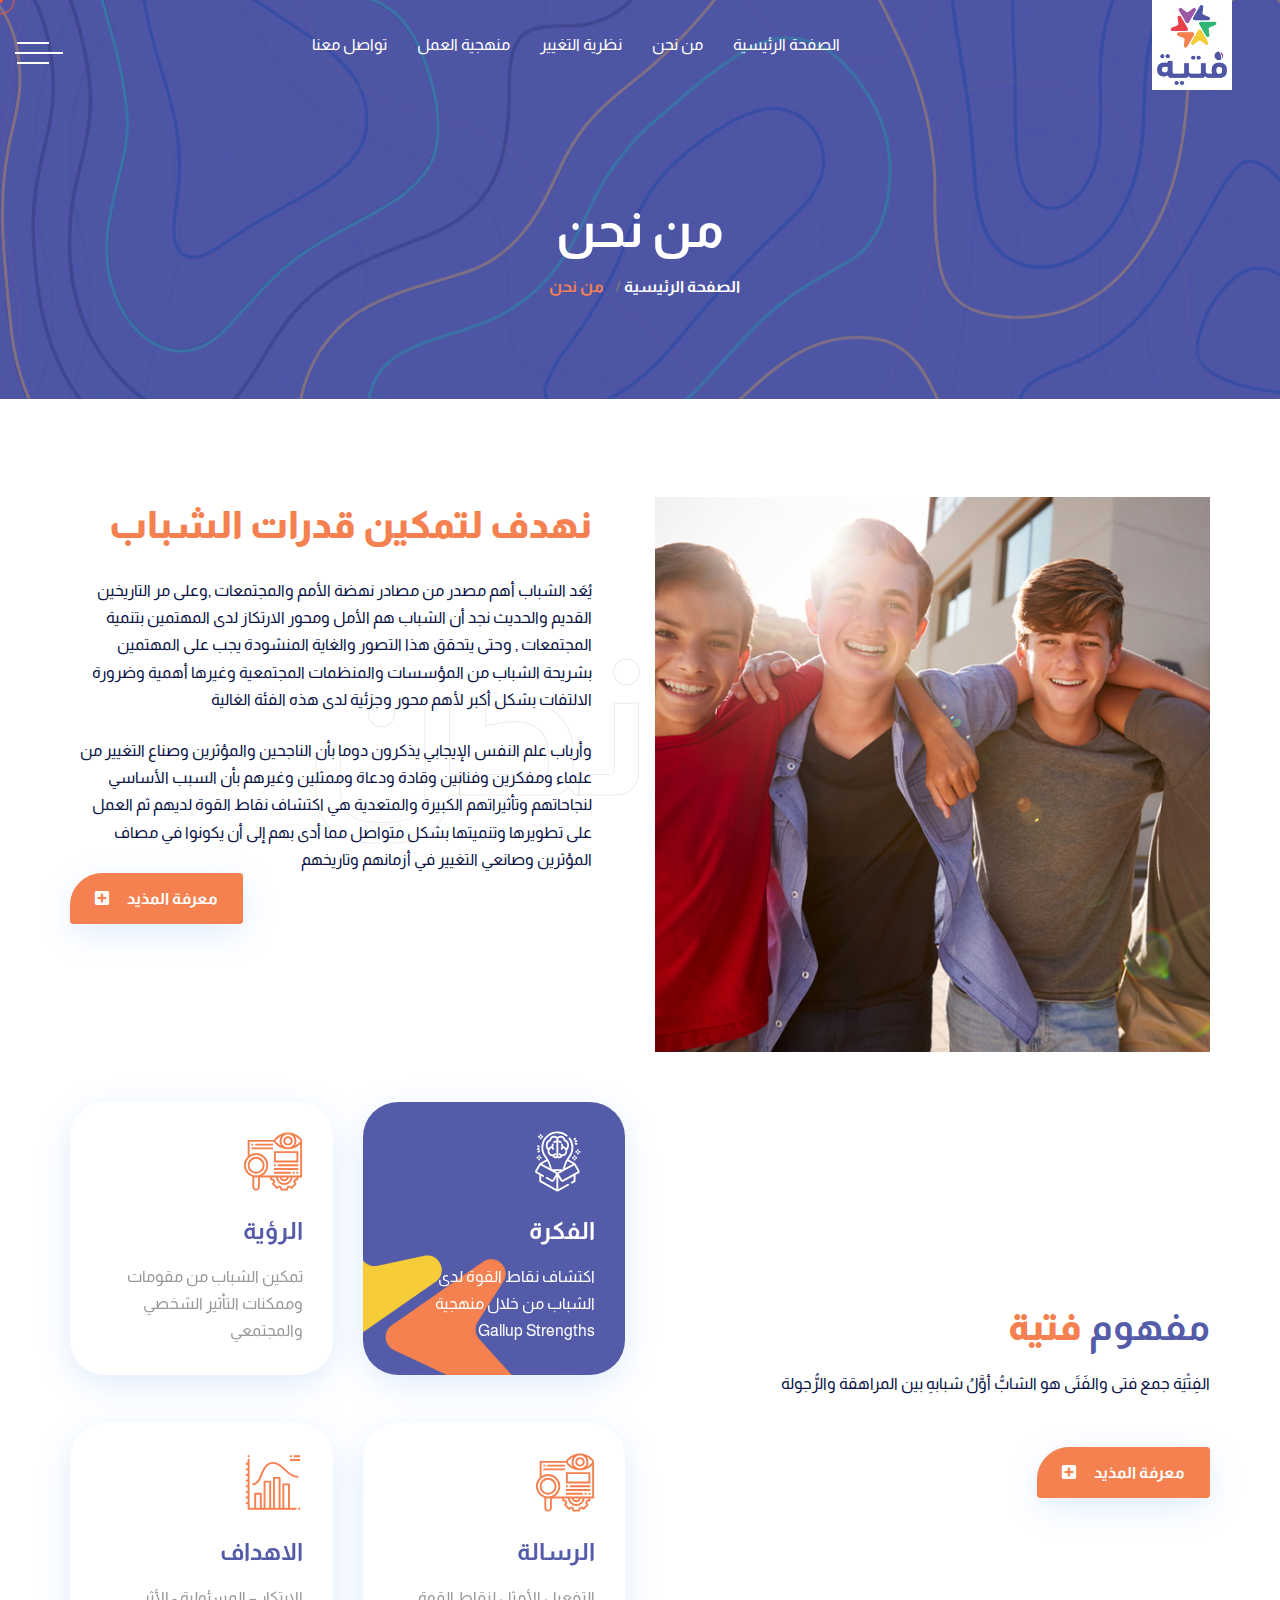
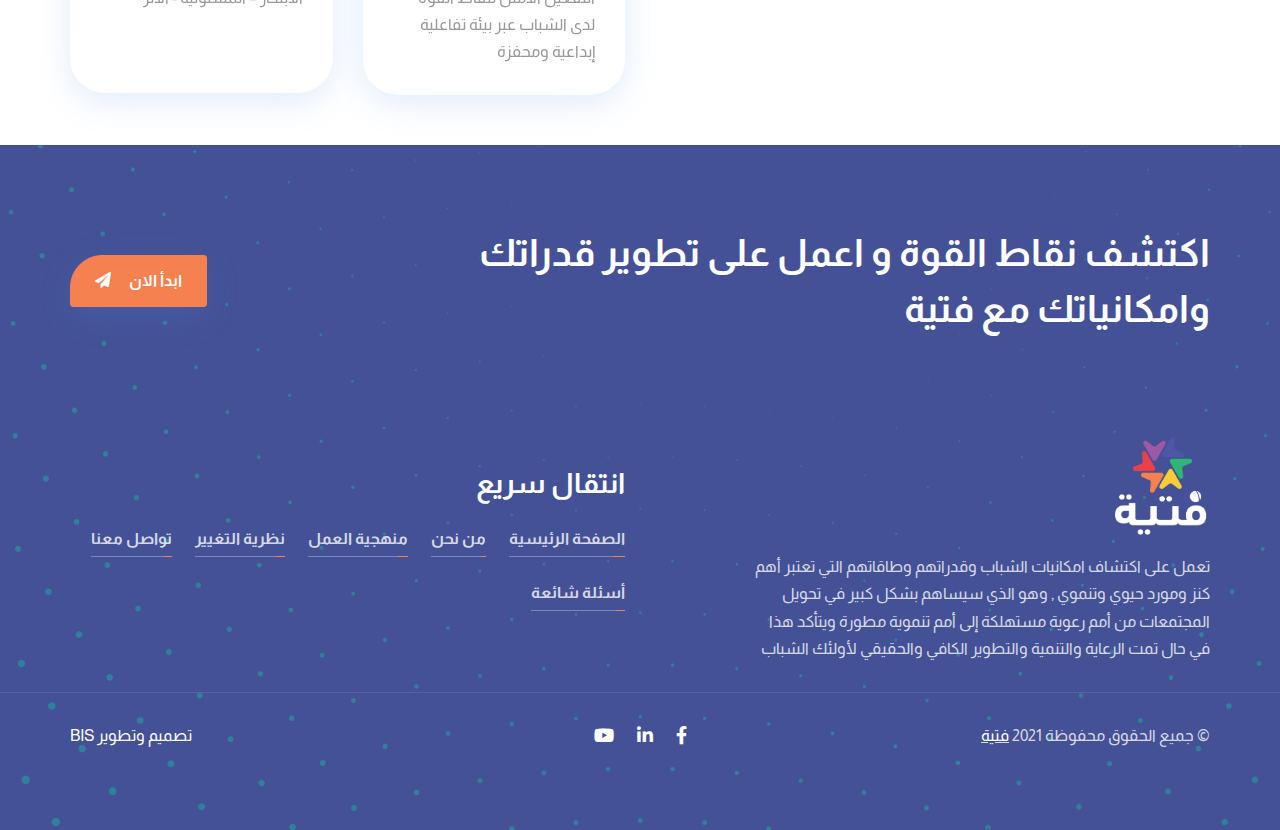
<file: about-us.html>
<!DOCTYPE html>
<html lang="en">
  <head>
    <meta charset="utf-8" />
    <meta name="keywords" content="" />
    <meta name="description" content="" />
    <meta name="author" content="" />
    <meta
      name="viewport"
      content="width=device-width, initial-scale=1, shrink-to-fit=no"
    />
    <title>فتيه</title>

    <!-- favicon icon -->
    <link rel="shortcut icon" href="images/favicon.png" />

    <!-- inject css start -->

    <!--== theme plugin -->
    <link href="css/theme-plugin.css" rel="stylesheet" type="text/css" />

    <!--== style -->
    <link href="css/style.css" rel="stylesheet" type="text/css" />

    <!--== responsive -->
    <link href="css/responsive.css" rel="stylesheet" type="text/css" />

    <!-- inject css end -->
  </head>

  <body>
    <!-- page wrapper start -->

    <div class="page-wrapper">
      <!-- preloader start -->

      <div id="ht-preloader">
        <div class="clear-loader">
          <div class="loader"></div>
        </div>
      </div>

      <!-- preloader end -->

      <div class="mouse-cursor cursor-outer"></div>
      <div class="mouse-cursor cursor-inner"></div>

      <!--header start-->

      <header id="site-header" class="header">
        <div id="header-wrap">
          <div class="container-fluid pl-lg-0 pr-lg-5">
            <div class="row">
              <div class="col-lg-12">
                <!-- Navbar -->
                <nav class="navbar navbar-expand-lg">
                  <a class="navbar-brand logo" href="index.html">
                    <img class="img-fluid" src="images/logo.png" alt="" />
                  </a>
                  <button
                    class="navbar-toggler"
                    type="button"
                    data-toggle="collapse"
                    data-target="#navbarNavDropdown"
                    aria-expanded="false"
                    aria-label="Toggle navigation"
                  >
                    <span></span>
                    <span></span>
                    <span></span>
                  </button>
                  <div class="collapse navbar-collapse" id="navbarNavDropdown">
                    <ul class="navbar-nav ml-auto mr-auto">
                      <!-- Home -->
                      <li class="nav-item">
                        <a class="nav-link" href="index.html"
                          >الصفحة الرئيسية</a
                        >
                      </li>
                      <li class="nav-item">
                        <a class="nav-link" href="about-us.html"> من نحن</a>
                      </li>
                      <li class="nav-item">
                        <a class="nav-link" href="change-theory.html">نظرية التغيير</a>
                      </li>
                      <li class="nav-item">
                        <a class="nav-link" href="work-methodology.html">
                          منهجية العمل</a
                        >
                      </li>
                      <li class="nav-item">
                        <a class="nav-link" href="contact.html"> تواصل معنا </a>
                      </li>
                    </ul>
                  </div>
                </nav>
              </div>
            </div>
          </div>
        </div>
      </header>

      <!--header end-->

      <!--page title start-->

      <section
        class="page-title animatedbg dark-bg text-center"
        data-bg-img="images/pattern/01.png"
      >
        <div class="container">
          <div class="row">
            <div class="col">
              <h1>من نحن</h1>
              <nav aria-label="breadcrumb" class="page-breadcrumb">
                <ol class="breadcrumb">
                  <li class="breadcrumb-item">
                    <a href="index.html">الصفحة الرئيسية</a>
                  </li>

                  <li class="breadcrumb-item active" aria-current="page">
                    من نحن
                  </li>
                </ol>
              </nav>
            </div>
          </div>
        </div>
      </section>

      <!--page title end-->

      <!--body content start-->

      <div id="main-page" class="page-content">
        <section class="pb-0 z-index-1 pos-r o-hidden">
          <div class="inside-text">
            <span>من نحن</span>
          </div>
          <div class="container">
            <div class="row mt-5">
              <div class="col-lg-6 col-12 mr-auto pr-lg-5 order-lg-1">
                <div class="section-title mb-4">
                  <h2 class="title">
                    <span> نهدف لتمكين قدرات الشباب </span>
                  </h2>
                </div>
                <p class="text-black mb-0">
                  يُعَد الشباب أهم مصدر من مصادر نهضة الأمم والمجتمعات ,وعلى مر
                  التاريخين القديم والحديث نجد أن الشباب هم الأمل ومحور الارتكاز
                  لدى المهتمين بتنمية المجتمعات , وحتى يتحقق هذا التصور والغاية
                  المنشودة يجب على المهتمين بشريحة الشباب من المؤسسات والمنظمات
                  المجتمعية وغيرها أهمية وضرورة الالتفات بشكل أكبر لأهم محور
                  وجزئية لدى هذه الفئة الغالية
                </p>
                <br />
                <p class="text-black mb-0">
                  وأرباب علم النفس الإيجابي يذكرون دوما بأن الناجحين والمؤثرين
                  وصناع التغيير من علماء ومفكرين وفنانين وقادة ودعاة وممثلين
                  وغيرهم بأن السبب الأساسي لنجاحاتهم وتأثيراتهم الكبيرة
                  والمتعدية هي اكتشاف نقاط القوة لديهم ثم العمل على تطويرها
                  وتنميتها بشكل متواصل مما أدى بهم إلى أن يكونوا في مصاف
                  المؤثرين وصانعي التغيير في أزمانهم وتاريخهم
                </p>
                <a class="btn btn-theme float-left" href="#"
                  ><span>معرفة المذيد <i class="fas fa-plus-square"></i></span
                ></a>
              </div>
              <div class="col-lg-6 col-12 mt-5 mt-lg-0">
                <img class="img-fluid w-100" src="images/about/01.jpg" alt="" />
              </div>
            </div>
          </div>
        </section>
        <section class="pos-r">
          <div class="bg-effect">
            <svg
              xmlns="http://www.w3.org/2000/svg"
              x="0px"
              y="0px"
              viewBox="0 0 288 288"
            >
              <path fill="#e1fdf5" d="">
                <animate
                  repeatCount="indefinite"
                  attributeName="d"
                  dur="5s"
                  values="M37.5,186c-12.1-10.5-11.8-32.3-7.2-46.7c4.8-15,13.1-17.8,30.1-36.7C91,68.8,83.5,56.7,103.4,45
         c22.2-13.1,51.1-9.5,69.6-1.6c18.1,7.8,15.7,15.3,43.3,33.2c28.8,18.8,37.2,14.3,46.7,27.9c15.6,22.3,6.4,53.3,4.4,60.2
       c-3.3,11.2-7.1,23.9-18.5,32c-16.3,11.5-29.5,0.7-48.6,11c-16.2,8.7-12.6,19.7-28.2,33.2c-22.7,19.7-63.8,25.7-79.9,9.7
       c-15.2-15.1,0.3-41.7-16.6-54.9C63,186,49.7,196.7,37.5,186z;
     M51,171.3c-6.1-17.7-15.3-17.2-20.7-32c-8-21.9,0.7-54.6,20.7-67.1c19.5-12.3,32.8,5.5,67.7-3.4C145.2,62,145,49.9,173,43.4
    c12-2.8,41.4-9.6,60.2,6.6c19,16.4,16.7,47.5,16,57.7c-1.7,22.8-10.3,25.5-9.4,46.4c1,22.5,11.2,25.8,9.1,42.6
  c-2.2,17.6-16.3,37.5-33.5,40.8c-22,4.1-29.4-22.4-54.9-22.6c-31-0.2-40.8,39-68.3,35.7c-17.3-2-32.2-19.8-37.3-34.8
C48.9,198.6,57.8,191,51,171.3z;
    M37.5,186c-12.1-10.5-11.8-32.3-7.2-46.7c4.8-15,13.1-17.8,30.1-36.7C91,68.8,83.5,56.7,103.4,45
 c22.2-13.1,51.1-9.5,69.6-1.6c18.1,7.8,15.7,15.3,43.3,33.2c28.8,18.8,37.2,14.3,46.7,27.9c15.6,22.3,6.4,53.3,4.4,60.2
c-3.3,11.2-7.1,23.9-18.5,32c-16.3,11.5-29.5,0.7-48.6,11c-16.2,8.7-12.6,19.7-28.2,33.2c-22.7,19.7-63.8,25.7-79.9,9.7
 c-15.2-15.1,0.3-41.7-16.6-54.9C63,186,49.7,196.7,37.5,186z  "
                />
              </path>
            </svg>
          </div>

          <div class="container">
            <div class="row align-items-center">
              <div class="col-lg-5 offset-lg-1 mt-5 mt-lg-0">
                <div class="section-title">
                  <h2 class="title">
                    مفهوم <span> فتية</span>
                    <br />
                  </h2>
                  <p class="text-black mb-0">
                    الفِتْيَة جمع فتى والفَتَى هو الشابُّ أوَّلُ شبابهِ بين
                    المراهقة والرُّجولة
                  </p>
                </div>
                <a class="btn btn-theme float-right" href="#"
                  ><span>معرفة المذيد <i class="fas fa-plus-square"></i></span
                ></a>
              </div>

              <div class="col-lg-6 z-index-1">
                <div class="row">
                  <div class="col-lg-6 col-md-6">
                    <div class="featured-item style-1 active">
                      <div class="featured-icon">
                        <i class="flaticon-idea"></i>
                      </div>
                      <div class="featured-title">
                        <h5>الفكرة</h5>
                      </div>
                      <div class="featured-desc">
                        <p>
                          اكتشاف نقاط القوة لدى الشباب من خلال منهجية Gallup
                          Strengths
                        </p>
                      </div>
                    </div>
                  </div>
                  <div class="col-lg-6 col-md-6 mt-5 mt-md-0">
                    <div class="featured-item style-1">
                      <div class="featured-icon">
                        <i class="flaticon-analytics"></i>
                      </div>
                      <div class="featured-title">
                        <h5>الرؤية</h5>
                      </div>
                      <div class="featured-desc">
                        <p>
                          تمكين الشباب من مقومات وممكنات التأثير الشخصي
                          والمجتمعي
                        </p>
                      </div>
                    </div>
                  </div>
                  <div class="col-lg-6 col-md-6 mt-5">
                    <div class="featured-item style-1">
                      <div class="featured-icon">
                        <i class="flaticon-analytics"></i>
                      </div>
                      <div class="featured-title">
                        <h5>الرسالة</h5>
                      </div>
                      <div class="featured-desc">
                        <p>
                          التفعيل الأمثل لنقاط القوة لدى الشباب عبر بيئة تفاعلية
                          إبداعية ومحفزة
                        </p>
                      </div>
                    </div>
                  </div>
                  <div class="col-lg-6 col-md-6 mt-5">
                    <div class="featured-item style-1">
                      <div class="featured-icon">
                        <i class="flaticon-histogram"></i>
                      </div>
                      <div class="featured-title">
                        <h5>الاهداف</h5>
                      </div>
                      <div class="featured-desc">
                        <p>الابتكار – المسئولية - الأثر</p>
                      </div>
                    </div>
                  </div>
                </div>
              </div>
            </div>
          </div>
        </section>
      </div>

      <!--body content end-->

      <!--footer start-->

      <footer class="footer">
        <div class="primary-footer">
          <div class="container">
            <div class="row mb-10 align-items-center">
              <div class="col-lg-8 col-md-7">
                <h2 class="title text-white">
                  اكتشف نقاط القوة و اعمل على تطوير قدراتك وامكانياتك مع فتية
                </h2>
              </div>
              <div class="col-lg-4 col-md-5 text-md-left mt-4 mt-md-0">
                <a class="btn btn-theme" href="contact.html"
                  ><span>ابدأ الان <i class="fas fa-paper-plane"></i></span
                ></a>
              </div>
            </div>
            <div class="row align-items-center">
              <div class="col-lg-5 col-md-6">
                <div class="footer-logo mb-3">
                  <a href="index.html"
                    ><img class="img-fluid" src="images/logo-white.png" alt=""
                  /></a>
                </div>
                <p class="mb-0">
                  تعمل على اكتشاف امكانيات الشباب وقدراتهم وطاقاتهم التي تعتبر
                  أهم كنز ومورد حيوي وتنموي , وهو الذي سيساهم بشكل كبير في تحويل
                  المجتمعات من أمم رعوية مستهلكة إلى أمم تنموية مطورة ويتأكد هذا
                  في حال تمت الرعاية والتنمية والتطوير الكافي والحقيقي لأولئك
                  الشباب
                </p>
              </div>
              <div class="col-lg-6 mr-auto col-md-6 mt-5 mt-md-0">
                <h4 class="mb-4 text-white">انتقال سريع</h4>
                <div class="footer-list">
                  <ul class="list-inline">
                    <li><a href="index.html">الصفحة الرئيسية</a></li>
                    <li><a href="about-us.html">من نحن</a></li>
                    <li><a href="work-methodology.html">منهجية العمل</a></li>
                    <li><a href="change-theory.html">نظرية التغيير</a></li>

                    <li><a href="contact.html">تواصل معنا</a></li>

                    <li><a href="#"> أسئلة شائعة</a></li>
                  </ul>
                </div>
              </div>
            </div>
          </div>
        </div>
        <div class="secondary-footer">
          <div class="container">
            <div class="copyright">
              <div class="row align-items-center">
                <div class="col-lg-4 text-lg-right">
                  <span
                    >© جميع الحقوق محفوظة 2021 <u><a href="#">فتية </a></u>
                  </span>
                </div>

                <div class="col-lg-4 mt-3 mt-lg-0 text-center">
                  <div class="footer-social">
                    <ul class="list-inline">
                      <li>
                        <a href="#"><i class="fab fa-facebook-f"></i></a>
                      </li>

                      <li>
                        <a href="#"><i class="fab fa-linkedin-in"></i></a>
                      </li>
                      <li>
                        <a href="#"><i class="fab fa-youtube"></i></a>
                      </li>
                    </ul>
                  </div>
                </div>
                <div class="col-lg-4 mt-3 mt-lg-0 text-md-left text-white">
                  تصميم وتطوير BIS
                </div>
              </div>
            </div>
          </div>
        </div>
        <div class="dot-bg">
          <img class="img-fluid" src="images/pattern/05.png" alt="" />
        </div>
      </footer>

      <!--footer end-->
    </div>

    <!-- page wrapper end -->

   <div class="burger-menu">
      <span class="menu-toggle"></span>
    </div>
    <nav class="menu-2">
      <div class="media-info">
        <div class="contact-info">
          <h4 class="text-white mb-4">تواصل معنا</h4>
          <div class="contact-media mb-4">
            <i class="flaticon-location"></i>
            <h6>العنوان:</h6>
            <span>مكة، المملكة العربية السعودية</span>
          </div>
          <div class="contact-media mb-4">
            <i class="flaticon-email"></i>
            <h6>البريد الالكتروتى</h6>
            <a href="#"> info@fetya.com</a>
          </div>
          <div class="contact-media">
            <i class="flaticon-support-1"></i>
            <h6>اتصل بنا</h6>
            <a href="tel:+20101111111">+966 590000000</a>
          </div>
        </div>
        <div class="hero-social mt-5">
          <h4 class="text-white mb-4">تابعنا</h4>
          <ul class="list-unstyled">
            <li class="mr-2">
              <a href="#">
                <i class="fab fa-facebook-f"></i>
              </a>
            </li>
            <li class="mr-2">
              <a href="#">
                <i class="fab fa-youtube"></i>
              </a>
            </li>

            <li>
              <a href="#">
                <i class="fab fa-linkedin-in"></i>
              </a>
            </li>
            <li>
              <a href="#">
                <i class="fab fa-instagram"></i>
              </a>
            </li>
            <li>
              <a href="#">
                <i class="fab fa-twitter"></i>
              </a>
            </li>
            <li>
              <a href="#">
                <i class="fab fa-snapchat"></i>
              </a>
            </li>
          </ul>
        </div>
      </div>
    </nav>

    <!--back-to-top start-->

    <div class="scroll-top">
      <a class="smoothscroll" href="#top"><i class="fas fa-chevron-up"></i></a>
    </div>

    <!--back-to-top end-->

    <!-- inject js start -->

    <!--== jquery -->
    <script src="js/theme.js"></script>

    <!--== Nice Select -->
    <script src="js/jquery.nice-select.js"></script>

    <!--== jquery-ui -->
    <script src="js/jquery-ui.js"></script>

    <!--== owl-carousel -->
    <script src="js/owl-carousel/owl.carousel.min.js"></script>

    <!--== magnific-popup -->
    <script src="js/magnific-popup/jquery.magnific-popup.min.js"></script>

    <!--== isotope -->
    <script src="js/isotope/isotope.pkgd.min.js"></script>

    <!--== counter -->
    <script src="js/counter/counter.js"></script>

    <!--== countdown -->
    <script src="js/countdown/jquery.countdown.min.js"></script>

    <!--== particles -->
    <script src="js/particles.js"></script>

    <!--== parallaxie -->
    <script src="js/parallaxie.js"></script>

    <!--== lightslider -->
    <script src="js/lightslider.js"></script>

    <!--== typer -->
    <script src="js/typer.js"></script>

    <!--== tilt jquery -->
    <script src="js/tilt.jquery.js"></script>

    <!--== contact-form -->
    <script src="js/contact-form/contact-form.js"></script>

    <!--== wow -->
    <script src="js/wow.min.js"></script>

    <!--== theme-script -->
    <script src="js/theme-script.js"></script>

    <!-- inject js end -->
  </body>

  <!-- Mirrored from themeht.com/agencio/html/contact-2.html by HTTrack Website Copier/3.x [XR&CO'2014], Tue, 12 Jan 2021 19:20:05 GMT -->
</html>
</file>
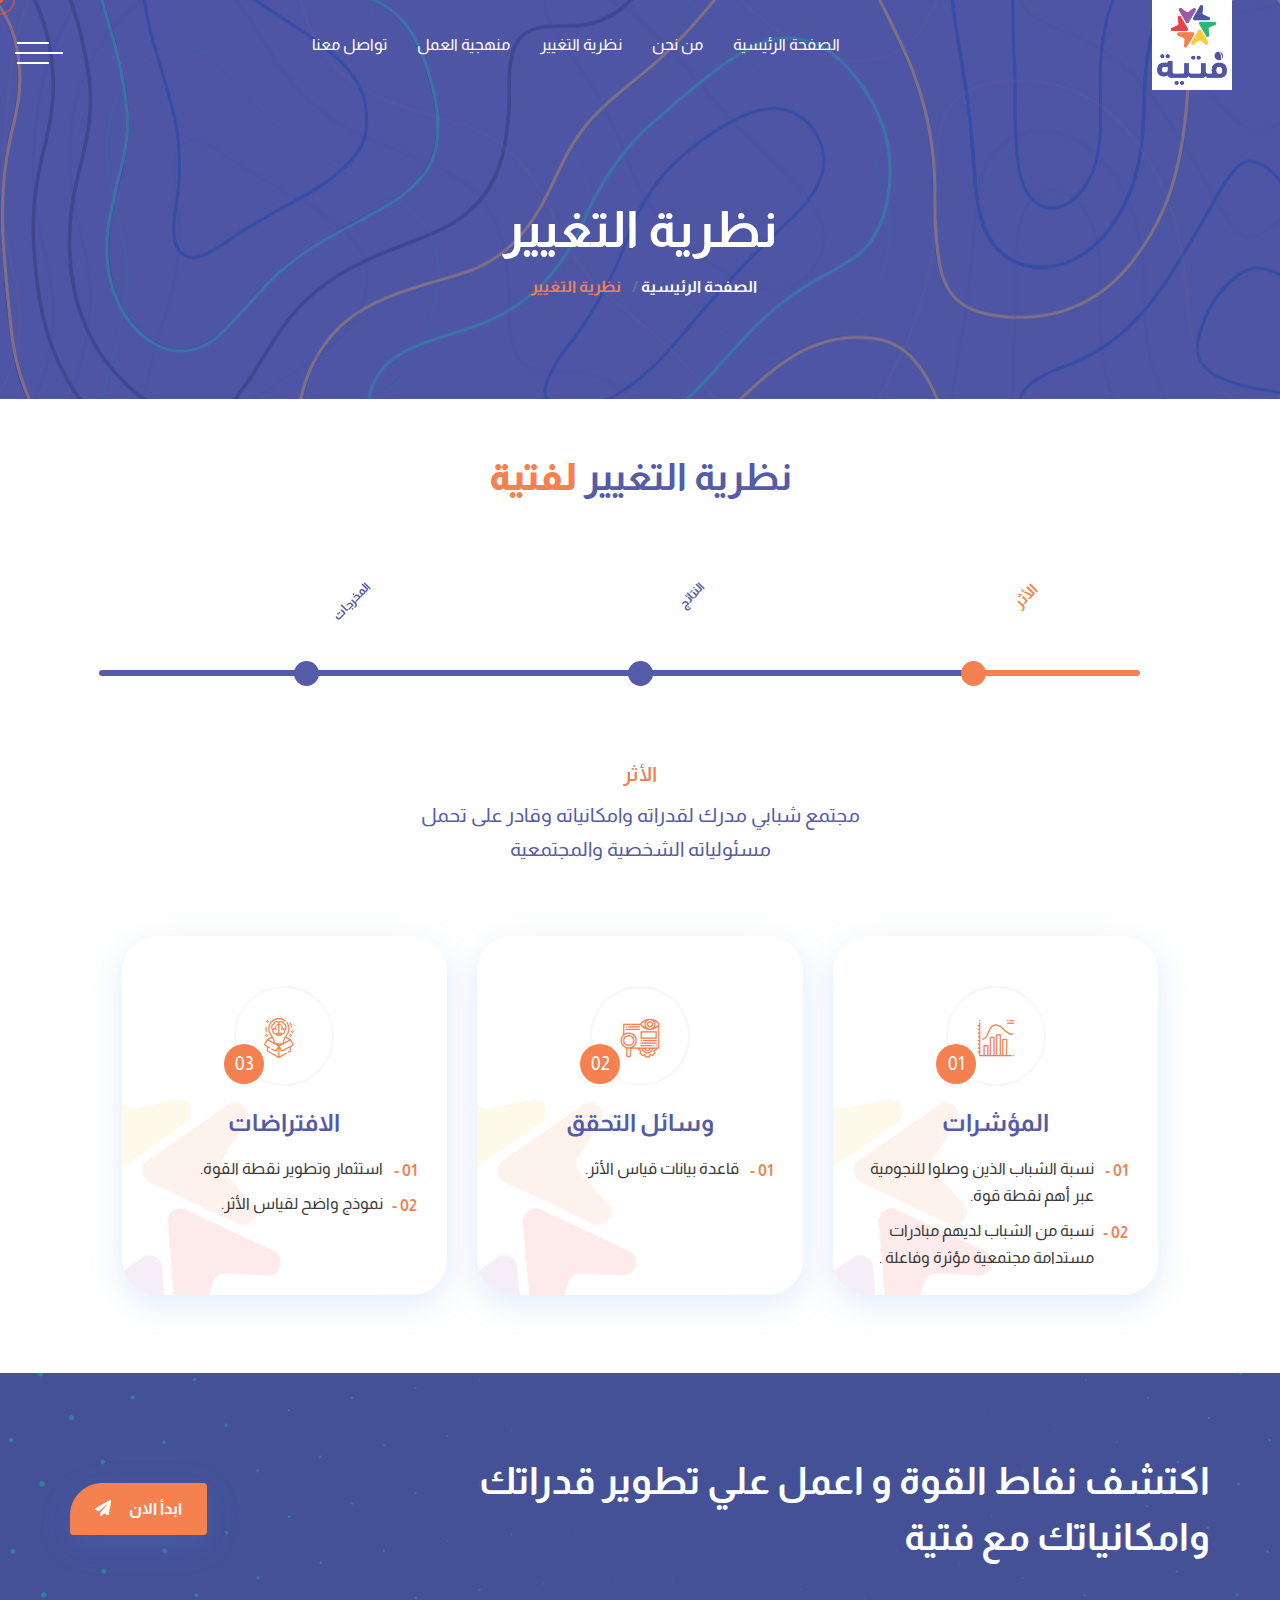
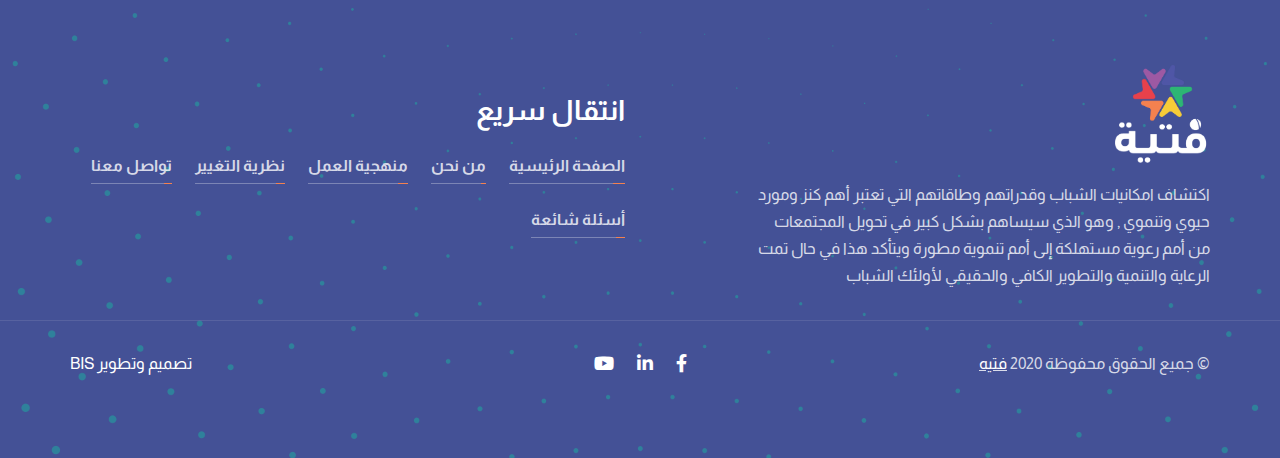
<file: change-theory.html>
﻿<!DOCTYPE html>
<html lang="en">
<head>
    <meta charset="utf-8" />
    <meta name="keywords" content="" />
    <meta name="description" content="" />
    <meta name="author" content="" />
    <meta name="viewport" content="width=device-width, initial-scale=1, shrink-to-fit=no" />
    <title>فتيه - Youth</title>

    <!-- favicon icon -->
    <link rel="shortcut icon" href="images/favicon.png" />

    <!--== theme plugin -->
    <link href="css/theme-plugin.css" rel="stylesheet" type="text/css" />

    <!--== style -->
    <link href="css/style.css" rel="stylesheet" type="text/css" />

    <!--== responsive -->
    <link href="css/responsive.css" rel="stylesheet" type="text/css" />

    <!-- inject css end -->
</head>

<body>
    <!-- page wrapper start -->

    <div class="page-wrapper">
        <!-- preloader start -->

        <div id="ht-preloader">
            <div class="clear-loader">
                <div class="loader"></div>
            </div>
        </div>

        <!-- preloader end -->

        <div class="mouse-cursor cursor-outer"></div>
        <div class="mouse-cursor cursor-inner"></div>

        <!--header start-->

        <header id="site-header" class="header">
            <div id="header-wrap">
                <div class="container-fluid pl-lg-0 pr-lg-5">
                    <div class="row">
                        <div class="col-lg-12">
                            <!-- Navbar -->
                            <nav class="navbar navbar-expand-lg">
                                <a class="navbar-brand logo" href="index.html">
                                    <img class="img-fluid" src="images/logo.png" alt="" />
                                </a>
                                <button class="navbar-toggler"
                                        type="button"
                                        data-toggle="collapse"
                                        data-target="#navbarNavDropdown"
                                        aria-expanded="false"
                                        aria-label="Toggle navigation">
                                    <span></span>
                                    <span></span>
                                    <span></span>
                                </button>
                                <div class="collapse navbar-collapse" id="navbarNavDropdown">
                                    <ul class="navbar-nav ml-auto mr-auto">
                                        <!-- Home -->
                                        <li class="nav-item">
                                            <a class="nav-link" href="index.html">الصفحة الرئيسية</a>
                                        </li>
                                        <li class="nav-item">
                                            <a class="nav-link" href="about-us.html"> من نحن</a>
                                        </li>
                                        <li class="nav-item">
                                            <a class="nav-link" href="change-theory.html">نظرية التغيير</a>
                                        </li>
                                        <li class="nav-item">
                                            <a class="nav-link" href="work-methodology.html">
                                                منهجية العمل
                                            </a>
                                        </li>
                                        <li class="nav-item">
                                            <a class="nav-link" href="contact.html"> تواصل معنا </a>
                                        </li>
                                    </ul>
                                </div>
                            </nav>
                        </div>
                    </div>
                </div>
            </div>
        </header>

        <!--header end-->
        <!--page title start-->

        <section class="page-title animatedbg dark-bg text-center" data-bg-img="images/pattern/01.png">
            <div class="container">
                <div class="row">
                    <div class="col">
                        <h1>نظرية التغيير</h1>
                        <nav aria-label="breadcrumb" class="page-breadcrumb">
                            <ol class="breadcrumb">
                                <li class="breadcrumb-item">
                                    <a href="index.html">الصفحة الرئيسية</a>
                                </li>

                                <li class="breadcrumb-item active" aria-current="page">
                                    نظرية التغيير

                                </li>
                            </ol>
                        </nav>
                    </div>
                </div>
            </div>
        </section>

        <!--page title end-->
        <!--body content start-->

        <div id="main-page" class="page-content">
            <!--Theory of change start-->

            <section class=" theory-change-section">
                <div class="container-fluid ">

                    <div class="row justify-content-center">
                        <div class="col-lg-10 col-12">
                            <div class="section-title text-center">
                                <h2 class="title mb-0">
                                    نظرية التغيير
                                    <span>لفتية</span>
                                </h2>
                            </div>

                            <div class="flex-parent">
                                <div class="input-flex-container">
                                    <div class="input active">
                                        <span data-info="الأثر"></span>
                                    </div>
                                    <div class="input">
                                        <span data-info="النتائج"></span>
                                    </div>
                                    <div class="input ">
                                        <span data-info="المخرجات"></span>
                                    </div>

                                </div>
                                <div class="description-flex-container">
                                    <div class="content-box active">
                                        <div class="row">
                                            <div class="col-md-12">
                                                <div class="box-info text-center">


                                                    <h6>الأثر</h6>

                                                    <p class="par">
                                                        مجتمع شبابي مدرك لقدراته وامكانياته وقادر على  تحمل <br /> مسئولياته الشخصية والمجتمعية
                                                    </p>


                                                </div>
                                            </div>
                                            <div class="col-md-4 mb-4">
                                                <div class="featured-item style-2 text-center">
                                                    <div class="featured-icon">
                                                        <i class="flaticon-histogram"></i>
                                                        <span>01</span>
                                                    </div>
                                                    <div class="featured-title">
                                                        <h5>
                                                            المؤشرات
                                                        </h5>
                                                    </div>
                                                    <div class="featured-desc">
                                                        <ul class="box-list">
                                                            <li class="item">
                                                                <span>01 -</span>
                                                                <p>نسبة الشباب الذين  وصلوا للنجومية  عبر أهم نقطة قوة.</p>

                                                            </li>
                                                            <li class="item">
                                                                <span>02 -</span>
                                                                <p>  نسبة من الشباب لديهم مبادرات مستدامة مجتمعية مؤثرة وفاعلة .</p>
                                                            </li>
                                                        </ul>

                                                    </div>
                                                </div>
                                            </div>
                                            <div class="col-md-4  mb-4">
                                                <div class="featured-item style-2 text-center">
                                                    <div class="featured-icon">
                                                        <i class="flaticon-analytics"></i>
                                                        <span>02</span>
                                                    </div>
                                                    <div class="featured-title">
                                                        <h5>
                                                            وسائل التحقق
                                                        </h5>
                                                    </div>
                                                    <div class="featured-desc">
                                                        <ul class="box-list">
                                                            <li class="item">
                                                                <span>01 -</span>
                                                                <p>قاعدة بيانات قياس الأثر.</p>

                                                            </li>

                                                        </ul>

                                                    </div>
                                                </div>
                                            </div>
                                            <div class="col-md-4  mb-4">
                                                <div class="featured-item style-2 text-center active">
                                                    <div class="featured-icon">
                                                        <i class="flaticon-idea"></i>
                                                        <span>03</span>
                                                    </div>
                                                    <div class="featured-title">
                                                        <h5>
                                                            الافتراضات
                                                        </h5>
                                                    </div>
                                                    <div class="featured-desc">
                                                        <ul class="box-list">
                                                            <li class="item">
                                                                <span>01 -</span>
                                                                <p>استثمار وتطوير نقطة القوة.</p>

                                                            </li>
                                                            <li class="item">
                                                                <span>02 -</span>
                                                                <p> نموذج واضح لقياس الأثر.</p>
                                                            </li>
                                                        </ul>

                                                    </div>
                                                </div>
                                            </div>


                                        </div>



                                    </div>
                                    <div class="content-box">
                                        <div class="row">
                                            <div class="col-md-12">
                                                <div class="box-info text-center">


                                                    <h6>
                                                        النتائج
                                                    </h6>

                                                    <p class="par">
                                                        الشباب تمكنوا من تحقيق إنجازات شخصية عبر نقاط القوة,<br />
                                                        الشباب قاموا بتصميم وتنفيذ مبادرات نوعية مرتبطة بنقاط القوة .

                                                    </p>


                                                </div>
                                            </div>
                                            <div class="col-md-4  mb-4">
                                                <div class="featured-item style-2 text-center">
                                                    <div class="featured-icon">
                                                        <i class="flaticon-histogram"></i>
                                                        <span>01</span>
                                                    </div>
                                                    <div class="featured-title">
                                                        <h5>
                                                            المؤشرات
                                                        </h5>
                                                    </div>
                                                    <div class="featured-desc">
                                                        <ul class="box-list">
                                                            <li class="item">
                                                                <span>01 -</span>
                                                                <p>عدد المراكز الأولى التي تم حصدها في مسابقة فتية.</p>

                                                            </li>
                                                            <li class="item">
                                                                <span>02 -</span>
                                                                <p> النسبة التي تم الحصول عليها في اختبار اجتياز التمكن من نقاط القوة.</p>
                                                            </li>
                                                            <li class="item">
                                                                <span>03 -</span>
                                                                <p> النسبة التي تم الحصول عليها في مسابقة مبادرات نقاط القوة.</p>
                                                            </li>
                                                        </ul>

                                                    </div>
                                                </div>
                                            </div>
                                            <div class="col-md-4  mb-4">
                                                <div class="featured-item style-2 text-center">
                                                    <div class="featured-icon">
                                                        <i class="flaticon-analytics"></i>
                                                        <span>02</span>
                                                    </div>
                                                    <div class="featured-title">
                                                        <h5>
                                                            وسائل التحقق
                                                        </h5>
                                                    </div>
                                                    <div class="featured-desc">
                                                        <ul class="box-list">
                                                            <li class="item">
                                                                <span>01 -</span>
                                                                <p> نتائج مسابقة فتية.</p>

                                                            </li>
                                                            <li class="item">
                                                                <span>02 -</span>
                                                                <p>  نتائج اختبارات اجتياز التمكن.</p>
                                                            </li>
                                                            <li class="item">
                                                                <span>03 -</span>
                                                                <p>  نتائج مبادرات نقاط القوة.</p>
                                                            </li>
                                                        </ul>

                                                    </div>
                                                </div>
                                            </div>
                                            <div class="col-md-4  mb-4">
                                                <div class="featured-item style-2 text-center active">
                                                    <div class="featured-icon">
                                                        <i class="flaticon-idea"></i>
                                                        <span>03</span>
                                                    </div>
                                                    <div class="featured-title">
                                                        <h5>
                                                            الافتراضات
                                                        </h5>
                                                    </div>
                                                    <div class="featured-desc">
                                                        <ul class="box-list">
                                                            <li class="item">
                                                                <span>01 -</span>
                                                                <p> امتلاك الفتية لمهارات عالية تمكنهم من الفوز في المسابقات واجتياز الاختبارات.</p>

                                                            </li>
                                                            <li class="item">
                                                                <span>02 -</span>
                                                                <p>
                                                                    الالتزام بتنفيذ المبدأ الشهري.
                                                                </p>
                                                            </li>
                                                        </ul>

                                                    </div>
                                                </div>
                                            </div>


                                        </div>


                                    </div>
                                    <div class="content-box ">

                                        <div class="row">
                                            <div class="col-md-12">
                                                <div class="box-info text-center">


                                                    <h6>
                                                        المخرجات
                                                    </h6>

                                                    <p class="par">
                                                        اكتشاف وتحديد نقاط القوة <span class="color-span">(مدرك)</span>,
                                                        تنفيذ جلسات تطوير نقاط القوة <span class="color-span">(إجادة)</span>,<br />
                                                        التدريب على مهارات  القيادة والريادة <span class="color-span">(قِياد)</span>,
                                                        الممارسة لأهم القيم والمبادئ المحفزة للسلوك الإيجابي <span class="color-span">(خلوق)</span>,<br />
                                                        الاطلاع على التجارب الناجحة <span>(سَيَّاح)</span>.
                                                    </p>


                                                </div>
                                            </div>
                                            <div class="col-md-4  mb-4">
                                                <div class="featured-item style-2 text-center">
                                                    <div class="featured-icon">
                                                        <i class="flaticon-histogram"></i>
                                                        <span>01</span>
                                                    </div>
                                                    <div class="featured-title">
                                                        <h5>
                                                            المؤشرات

                                                        </h5>
                                                    </div>
                                                    <div class="featured-desc">
                                                        <ul class="box-list">
                                                            <li class="item">
                                                                <span>01 -</span>
                                                                <p>عدد نقاط القوة التي تم اكتشافها  وتم تصنيفها كأولويات.</p>

                                                            </li>
                                                            <li class="item">
                                                                <span>02 -</span>
                                                                <p>  عدد المهارات التي تم تعلمها لتطوير نقاط القوة والمهارات القيادية.</p>
                                                            </li>
                                                            <li class="item">
                                                                <span>03 -</span>
                                                                <p>  نسبة استيعاب وتطبيق المفاهيم والقيم والمبادئ المطروحة.</p>
                                                            </li>
                                                            <li class="item">
                                                                <span>04 -</span>
                                                                <p>  معدل  التجارب الناجحة  التي تم الاستفادة منها.</p>
                                                            </li>
                                                        </ul>

                                                    </div>
                                                </div>
                                            </div>
                                            <div class="col-md-4  mb-4">
                                                <div class="featured-item style-2 text-center">
                                                    <div class="featured-icon">
                                                        <i class="flaticon-analytics"></i>
                                                        <span>02</span>
                                                    </div>
                                                    <div class="featured-title">
                                                        <h5>
                                                            وسائل التحقق
                                                        </h5>
                                                    </div>
                                                    <div class="featured-desc">
                                                        <ul class="box-list">
                                                            <li class="item">
                                                                <span>01 -</span>
                                                                <p>نتائج اختبارات Gallup.</p>

                                                            </li>
                                                            <li class="item">
                                                                <span>02 -</span>
                                                                <p>   الاستبيان القبلي والبعدي.</p>
                                                            </li>
                                                            <li class="item">
                                                                <span>03 -</span>
                                                                <p>   اكتمال نموذج تصميم المبادرة.</p>
                                                            </li>
                                                            <li class="item">
                                                                <span>04 -</span>
                                                                <p>   الإنطباعات المكتوبة.</p>
                                                            </li>
                                                            <li class="item">
                                                                <span>05 -</span>
                                                                <p>    نتائج التوجيه الاشرافي (الكوتشنج).</p>
                                                            </li>
                                                        </ul>
                                                      
                                                    </div>
                                                </div>
                                            </div>
                                            <div class="col-md-4  mb-4">
                                                <div class="featured-item style-2 text-center active">
                                                    <div class="featured-icon">
                                                        <i class="flaticon-idea"></i>
                                                        <span>03</span>
                                                    </div>
                                                    <div class="featured-title">
                                                        <h5>
                                                            الافتراضات
                                                        </h5>
                                                    </div>
                                                    <div class="featured-desc">
                                                        <ul class="box-list">
                                                            <li class="item">
                                                                <span>01 -</span>
                                                                <p>حقائب تدريبية احترافية.</p>

                                                            </li>
                                                            <li class="item">
                                                                <span>02 -</span>
                                                                <p> مدربين أكفاء.</p>
                                                            </li>
                                                            <li class="item">
                                                                <span>03 -</span>
                                                                <p>استعداد والتزام ورغبة الشباب للتعلم والتطبيق.</p>

                                                            </li>
                                                            <li class="item">
                                                                <span>04 -</span>
                                                                <p> أسلوب جذاب في الأداء والتدريب.</p>
                                                            </li>
                                                        </ul>
                                                        
                                                    </div>
                                                </div>
                                            </div>


                                        </div>


                                    </div>

                                </div>
                            </div>

                        </div>
                    </div>

                </div>

            </section>


            <!--Theory of change end-->
        </div>

        <!--body content end-->
        <!--footer start-->

        <footer class="footer">
            <div class="primary-footer">
                <div class="container">
                    <div class="row mb-10 align-items-center">
                        <div class="col-lg-8 col-md-7">
                            <h2 class="title text-white">
                                اكتشف نفاط القوة و اعمل علي تطوير قدراتك وامكانياتك مع فتية
                            </h2>
                        </div>
                        <div class="col-lg-4 col-md-5 text-md-left mt-4 mt-md-0">
                            <a class="btn btn-theme" href="contact.html">
                                <span>ابدأ الان <i class="fas fa-paper-plane"></i></span>
                            </a>
                        </div>
                    </div>
                    <div class="row align-items-center">
                        <div class="col-lg-5 col-md-6">
                            <div class="footer-logo mb-3">
                                <a href="index.html">
                                    <img class="img-fluid" src="images/logo-white.png" alt="" />
                                </a>
                            </div>
                            <p class="mb-0">
                                اكتشاف امكانيات الشباب وقدراتهم وطاقاتهم التي تعتبر أهم كنز
                                ومورد حيوي وتنموي , وهو الذي سيساهم بشكل كبير في تحويل
                                المجتمعات من أمم رعوية مستهلكة إلى أمم تنموية مطورة ويتأكد هذا
                                في حال تمت الرعاية والتنمية والتطوير الكافي والحقيقي لأولئك
                                الشباب
                            </p>
                        </div>
                        <div class="col-lg-6 mr-auto col-md-6 mt-5 mt-md-0">
                            <h4 class="mb-4 text-white">انتقال سريع</h4>
                            <div class="footer-list">
                                <ul class="list-inline">
                                    <li><a href="index.html">الصفحة الرئيسية</a></li>
                                    <li><a href="about-us.html">من نحن</a></li>
                                    <li><a href="work-methodology.html">منهجية العمل</a></li>
                                    <li><a href="change-theory.html">نظرية التغيير</a></li>

                                    <li><a href="contact.html">تواصل معنا</a></li>

                                    <li><a href="#"> أسئلة شائعة</a></li>
                                </ul>
                            </div>
                        </div>
                    </div>
                </div>
            </div>
            <div class="secondary-footer">
                <div class="container">
                    <div class="copyright">
                        <div class="row align-items-center">
                            <div class="col-lg-4 text-lg-right">
                                <span>
                                    © جميع الحقوق محفوظة 2020 <u><a href="#">فتيه </a></u>
                                </span>
                            </div>

                            <div class="col-lg-4 mt-3 mt-lg-0 text-center">
                                <div class="footer-social">
                                    <ul class="list-inline">
                                        <li>
                                            <a href="#"><i class="fab fa-facebook-f"></i></a>
                                        </li>

                                        <li>
                                            <a href="#"><i class="fab fa-linkedin-in"></i></a>
                                        </li>
                                        <li>
                                            <a href="#"><i class="fab fa-youtube"></i></a>
                                        </li>
                                    </ul>
                                </div>
                            </div>
                            <div class="col-lg-4 mt-3 mt-lg-0 text-md-left text-white">
                                تصميم وتطوير BIS
                            </div>
                        </div>
                    </div>
                </div>
            </div>
            <div class="dot-bg">
                <img class="img-fluid" src="images/pattern/05.png" alt="" />
            </div>
        </footer>

        <!--footer end-->
    </div>

    <!-- page wrapper end -->

    <div class="burger-menu">
        <span class="menu-toggle"></span>
    </div>
    <nav class="menu-2">
        <div class="media-info">
            <div class="contact-info">
                <h4 class="text-white mb-4">تواصل معنا</h4>
                <div class="contact-media mb-4">
                    <i class="flaticon-location"></i>
                    <h6>العنوان:</h6>
                    <span>التجمع الخامس شارع الجلاء برج الاطباء القاهرة مصر</span>
                </div>
                <div class="contact-media mb-4">
                    <i class="flaticon-email"></i>
                    <h6>البريد الالكتروتى</h6>
                    <a href="#"> youth@gmail.com</a>
                </div>
                <div class="contact-media">
                    <i class="flaticon-support-1"></i>
                    <h6>اتصل بنا</h6>
                    <a href="tel:+20101111111">01031111111</a>
                </div>
            </div>
            <div class="hero-social mt-5">
                <h4 class="text-white mb-4">تابعنا</h4>
                <ul class="list-unstyled">
                    <li class="mr-2">
                        <a href="#">
                            <i class="fab fa-facebook-f"></i>
                        </a>
                    </li>
                    <li class="mr-2">
                        <a href="#">
                            <i class="fab fa-youtube"></i>
                        </a>
                    </li>

                    <li>
                        <a href="#">
                            <i class="fab fa-linkedin-in"></i>
                        </a>
                    </li>
                </ul>
            </div>
        </div>
    </nav>
    <!--back-to-top start-->

    <div class="scroll-top">
        <a class="smoothscroll" href="#top"><i class="fas fa-chevron-up"></i></a>
    </div>

    <!--back-to-top end-->
    <!-- inject js start -->
    <!--== jquery -->
    <script src="js/theme.js"></script>

    <!--== Nice Select -->
    <script src="js/jquery.nice-select.js"></script>

    <!--== jquery-ui -->
    <script src="js/jquery-ui.js"></script>

    <!--== owl-carousel -->
    <script src="js/owl-carousel/owl.carousel.min.js"></script>

    <!--== magnific-popup -->
    <script src="js/magnific-popup/jquery.magnific-popup.min.js"></script>

    <!--== isotope -->
    <script src="js/isotope/isotope.pkgd.min.js"></script>

    <!--== counter -->
    <script src="js/counter/counter.js"></script>

    <!--== countdown -->
    <script src="js/countdown/jquery.countdown.min.js"></script>

    <!--== particles -->
    <script src="js/particles.js"></script>

    <!--== parallaxie -->
    <script src="js/parallaxie.js"></script>

    <!--== lightslider -->
    <script src="js/lightslider.js"></script>

    <!--== typer -->
    <script src="js/typer.js"></script>

    <!--== tilt jquery -->
    <script src="js/tilt.jquery.js"></script>

    <!--== contact-form -->
    <script src="js/contact-form/contact-form.js"></script>

    <!--== wow -->
    <script src="js/wow.min.js"></script>

    <!--== theme-script -->
    <script src="js/theme-script.js"></script>
    <script>
        $(function () {
            var inputs = $('.input');
            var paras = $('.description-flex-container').find('.content-box');
            inputs.click(function () {
                var t = $(this),
                    ind = t.index(),
                    matchedPara = paras.eq(ind);

                t.add(matchedPara).addClass('active');
                inputs.not(t).add(paras.not(matchedPara)).removeClass('active');
            });
        });
    </script>

</body>

</html>
</file>
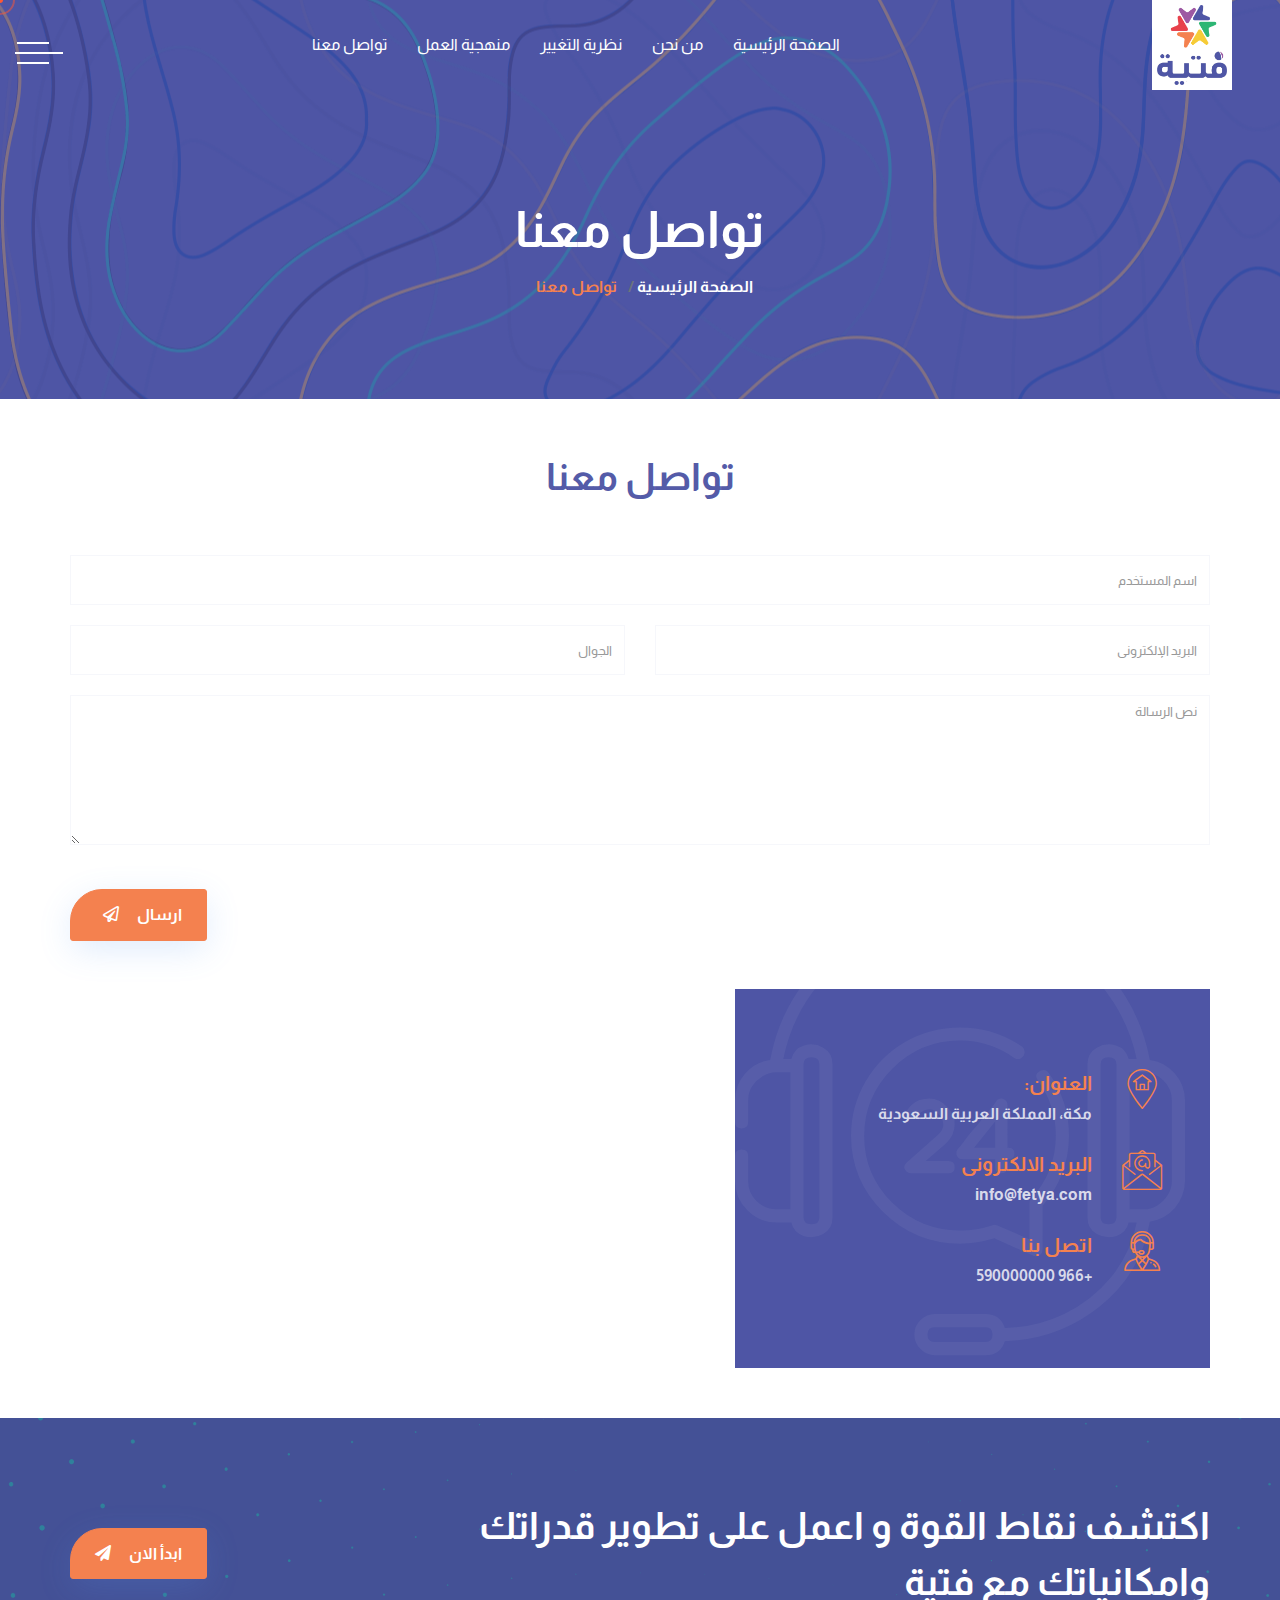
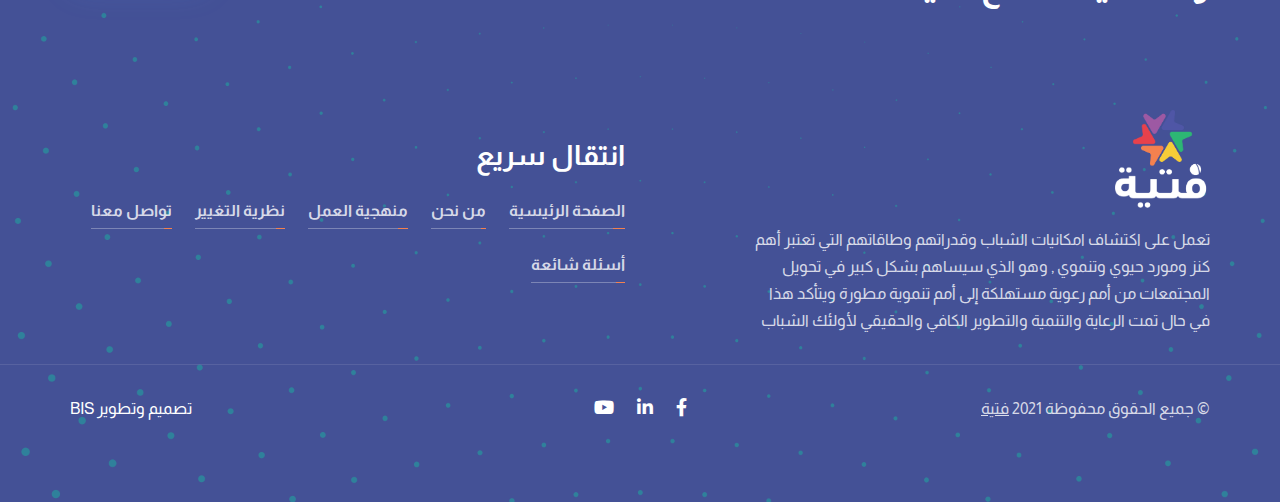
<file: contact.html>
<!DOCTYPE html>
<html lang="en">
  <head>
    <meta charset="utf-8" />
    <meta name="keywords" content="" />
    <meta name="description" content="" />
    <meta name="author" content="" />
    <meta
      name="viewport"
      content="width=device-width, initial-scale=1, shrink-to-fit=no"
    />
    <title>فتيه</title>

    <!-- favicon icon -->
    <link rel="shortcut icon" href="images/favicon.png" />

    <!-- inject css start -->

    <!--== theme plugin -->
    <link href="css/theme-plugin.css" rel="stylesheet" type="text/css" />

    <!--== style -->
    <link href="css/style.css" rel="stylesheet" type="text/css" />

    <!--== responsive -->
    <link href="css/responsive.css" rel="stylesheet" type="text/css" />

    <!-- inject css end -->
  </head>

  <body>
    <!-- page wrapper start -->

    <div class="page-wrapper">
      <!-- preloader start -->

      <div id="ht-preloader">
        <div class="clear-loader">
          <div class="loader"></div>
        </div>
      </div>

      <!-- preloader end -->

      <div class="mouse-cursor cursor-outer"></div>
      <div class="mouse-cursor cursor-inner"></div>

      <!--header start-->

      <header id="site-header" class="header">
        <div id="header-wrap">
          <div class="container-fluid pl-lg-0 pr-lg-5">
            <div class="row">
              <div class="col-lg-12">
                <!-- Navbar -->
                <nav class="navbar navbar-expand-lg">
                  <a class="navbar-brand logo" href="index.html">
                    <img class="img-fluid" src="images/logo.png" alt="" />
                  </a>
                  <button
                    class="navbar-toggler"
                    type="button"
                    data-toggle="collapse"
                    data-target="#navbarNavDropdown"
                    aria-expanded="false"
                    aria-label="Toggle navigation"
                  >
                    <span></span>
                    <span></span>
                    <span></span>
                  </button>
                  <div class="collapse navbar-collapse" id="navbarNavDropdown">
                    <ul class="navbar-nav ml-auto mr-auto">
                      <!-- Home -->
                      <li class="nav-item">
                        <a class="nav-link" href="index.html"
                          >الصفحة الرئيسية</a
                        >
                      </li>
                      <li class="nav-item">
                        <a class="nav-link" href="about-us.html"> من نحن</a>
                      </li>
                      <li class="nav-item">
                        <a class="nav-link" href="change-theory.html">نظرية التغيير</a>
                      </li>
                      <li class="nav-item">
                        <a class="nav-link" href="work-methodology.html">
                          منهجية العمل</a
                        >
                      </li>
                      <li class="nav-item">
                        <a class="nav-link" href="contact.html"> تواصل معنا </a>
                      </li>
                    </ul>
                  </div>
                </nav>
              </div>
            </div>
          </div>
        </div>
      </header>

      <!--header end-->

      <!--page title start-->

      <section
        class="page-title animatedbg dark-bg text-center"
        data-bg-img="images/pattern/01.png"
      >
        <div class="container">
          <div class="row">
            <div class="col">
              <h1>تواصل معنا</h1>
              <nav aria-label="breadcrumb" class="page-breadcrumb">
                <ol class="breadcrumb">
                  <li class="breadcrumb-item">
                    <a href="index.html">الصفحة الرئيسية</a>
                  </li>

                  <li class="breadcrumb-item active" aria-current="page">
                    تواصل معنا
                  </li>
                </ol>
              </nav>
            </div>
          </div>
        </div>
      </section>

      <!--page title end-->

      <!--body content start-->

      <div id="main-page" class="page-content">
        <!--contact start-->

        <section>
          <div class="container">
            <div class="row align-items-end">
              <div class="col text-center">
                <div class="section-title">
                  <h2 class="title">تواصل معنا</h2>
                </div>
                <div class="contact-main">
                  <form
                    id="contact-form"
                    class="row"
                    method="post"
                    action="http://themeht.com/agencio/html/php/contact.php"
                  >
                    <div class="messages"></div>
                    <div class="form-group col-md-12">
                      <input
                        id="form_name"
                        type="text"
                        name="firstname"
                        class="form-control"
                        placeholder="اسم المستخدم"
                        required="required"
                        data-error="Name is required."
                      />
                      <div class="help-block with-errors"></div>
                    </div>

                    <div class="form-group col-md-6">
                      <input
                        id="form_email"
                        type="email"
                        name="email"
                        class="form-control"
                        placeholder="البريد الإلكتروني"
                        required="required"
                        data-error="Valid email is required."
                      />
                      <div class="help-block with-errors"></div>
                    </div>
                    <div class="form-group col-md-6">
                      <input
                        id="form_phone"
                        type="tel"
                        name="phone"
                        class="form-control"
                        placeholder="الجوال"
                        required="required"
                        data-error="Phone is required"
                      />
                      <div class="help-block with-errors"></div>
                    </div>
                    <div class="form-group col-md-12">
                      <textarea
                        id="form_message"
                        name="message"
                        class="form-control"
                        placeholder="نص الرسالة"
                        rows="4"
                        required="required"
                        data-error="Please,leave us a message."
                      ></textarea>
                      <div class="help-block with-errors"></div>
                    </div>
                    <div class="col-md-12 mt-4 text-left">
                      <button class="btn btn-theme">
                        <span
                          >ارسال <i class="far fa-paper-plane ml-2"></i
                        ></span>
                      </button>
                    </div>
                  </form>
                </div>
              </div>
            </div>
            <div class="row mt-5 no-gutters">
              <div class="col-md-5">
                <div class="dark-bg px-5 py-8 contact-info pos-r">
                  <i class="flaticon-support"></i>
                  <div class="contact-media mb-4">
                    <i class="flaticon-location"></i>
                    <h6>العنوان:</h6>
                    <span>مكة، المملكة العربية السعودية</span>
                  </div>
                  <div class="contact-media mb-4">
                    <i class="flaticon-email"></i>
                    <h6>البريد الالكترونى</h6>
                    <a href="mailto:youth@gmail.com"> info@fetya.com</a>
                  </div>
                  <div class="contact-media">
                    <i class="flaticon-support-1"></i>
                    <h6>اتصل بنا</h6>
                    <a href="#">+966 590000000</a>
                  </div>
                </div>
              </div>
              <div class="col-md-7">
                <div class="map h-100">
                  <iframe
                    src="https://www.google.com/maps/embed?pb=!1m18!1m12!1m3!1d475324.7392928767!2d38.93096226833808!3d21.449889773904093!2m3!1f0!2f0!3f0!3m2!1i1024!2i768!4f13.1!3m3!1m2!1s0x15c3d01fb1137e59%3A0xe059579737b118db!2sJeddah!5e0!3m2!1sen!2ssa!4v1610632262635!5m2!1sen!2ssa"
                    width="600"
                    height="450"
                    frameborder="0"
                    style="border: 0"
                    allowfullscreen=""
                    aria-hidden="false"
                    tabindex="0"
                  ></iframe>
                </div>
              </div>
            </div>
          </div>
        </section>

        <!--contact end-->
      </div>

      <!--body content end-->

      <!--footer start-->

      <footer class="footer">
        <div class="primary-footer">
          <div class="container">
            <div class="row mb-10 align-items-center">
              <div class="col-lg-8 col-md-7">
                <h2 class="title text-white">
                  اكتشف نقاط القوة و اعمل على تطوير قدراتك وامكانياتك مع فتية
                </h2>
              </div>
              <div class="col-lg-4 col-md-5 text-md-left mt-4 mt-md-0">
                <a class="btn btn-theme" href="contact.html"
                  ><span>ابدأ الان <i class="fas fa-paper-plane"></i></span
                ></a>
              </div>
            </div>
            <div class="row align-items-center">
              <div class="col-lg-5 col-md-6">
                <div class="footer-logo mb-3">
                  <a href="index.html"
                    ><img class="img-fluid" src="images/logo-white.png" alt=""
                  /></a>
                </div>
                <p class="mb-0">
                  تعمل على اكتشاف امكانيات الشباب وقدراتهم وطاقاتهم التي تعتبر
                  أهم كنز ومورد حيوي وتنموي , وهو الذي سيساهم بشكل كبير في تحويل
                  المجتمعات من أمم رعوية مستهلكة إلى أمم تنموية مطورة ويتأكد هذا
                  في حال تمت الرعاية والتنمية والتطوير الكافي والحقيقي لأولئك
                  الشباب
                </p>
              </div>
              <div class="col-lg-6 mr-auto col-md-6 mt-5 mt-md-0">
                <h4 class="mb-4 text-white">انتقال سريع</h4>
                <div class="footer-list">
                  <ul class="list-inline">
                    <li><a href="index.html">الصفحة الرئيسية</a></li>
                    <li><a href="about-us.html">من نحن</a></li>
                    <li><a href="work-methodology.html">منهجية العمل</a></li>
                    <li><a href="change-theory.html">نظرية التغيير</a></li>

                    <li><a href="contact.html">تواصل معنا</a></li>

                    <li><a href="#"> أسئلة شائعة</a></li>
                  </ul>
                </div>
              </div>
            </div>
          </div>
        </div>
        <div class="secondary-footer">
          <div class="container">
            <div class="copyright">
              <div class="row align-items-center">
                <div class="col-lg-4 text-lg-right">
                  <span
                    >© جميع الحقوق محفوظة 2021 <u><a href="#"></a>فتية </a></u>
                  </span>
                </div>

                <div class="col-lg-4 mt-3 mt-lg-0 text-center">
                  <div class="footer-social">
                    <ul class="list-inline">
                      <li>
                        <a href="#"><i class="fab fa-facebook-f"></i></a>
                      </li>

                      <li>
                        <a href="#"><i class="fab fa-linkedin-in"></i></a>
                      </li>
                      <li>
                        <a href="#"><i class="fab fa-youtube"></i></a>
                      </li>
                    </ul>
                  </div>
                </div>
                <div class="col-lg-4 mt-3 mt-lg-0 text-md-left text-white">
                  تصميم وتطوير BIS
                </div>
              </div>
            </div>
          </div>
        </div>
        <div class="dot-bg">
          <img class="img-fluid" src="images/pattern/05.png" alt="" />
        </div>
      </footer>

      <!--footer end-->
    </div>

    <!-- page wrapper end -->

  <div class="burger-menu">
      <span class="menu-toggle"></span>
    </div>
    <nav class="menu-2">
      <div class="media-info">
        <div class="contact-info">
          <h4 class="text-white mb-4">تواصل معنا</h4>
          <div class="contact-media mb-4">
            <i class="flaticon-location"></i>
            <h6>العنوان:</h6>
            <span>مكة، المملكة العربية السعودية</span>
          </div>
          <div class="contact-media mb-4">
            <i class="flaticon-email"></i>
            <h6>البريد الالكتروتى</h6>
            <a href="#"> info@fetya.com</a>
          </div>
          <div class="contact-media">
            <i class="flaticon-support-1"></i>
            <h6>اتصل بنا</h6>
            <a href="tel:+20101111111">+966 590000000</a>
          </div>
        </div>
        <div class="hero-social mt-5">
          <h4 class="text-white mb-4">تابعنا</h4>
          <ul class="list-unstyled">
            <li class="mr-2">
              <a href="#">
                <i class="fab fa-facebook-f"></i>
              </a>
            </li>
            <li class="mr-2">
              <a href="#">
                <i class="fab fa-youtube"></i>
              </a>
            </li>

            <li>
              <a href="#">
                <i class="fab fa-linkedin-in"></i>
              </a>
            </li>
            <li>
              <a href="#">
                <i class="fab fa-instagram"></i>
              </a>
            </li>
            <li>
              <a href="#">
                <i class="fab fa-twitter"></i>
              </a>
            </li>
            <li>
              <a href="#">
                <i class="fab fa-snapchat"></i>
              </a>
            </li>
          </ul>
        </div>
      </div>
    </nav>

    <!--back-to-top start-->

    <div class="scroll-top">
      <a class="smoothscroll" href="#top"><i class="fas fa-chevron-up"></i></a>
    </div>

    <!--back-to-top end-->

    <!-- inject js start -->

    <!--== jquery -->
    <script src="js/theme.js"></script>

    <!--== Nice Select -->
    <script src="js/jquery.nice-select.js"></script>

    <!--== jquery-ui -->
    <script src="js/jquery-ui.js"></script>

    <!--== owl-carousel -->
    <script src="js/owl-carousel/owl.carousel.min.js"></script>

    <!--== magnific-popup -->
    <script src="js/magnific-popup/jquery.magnific-popup.min.js"></script>

    <!--== isotope -->
    <script src="js/isotope/isotope.pkgd.min.js"></script>

    <!--== counter -->
    <script src="js/counter/counter.js"></script>

    <!--== countdown -->
    <script src="js/countdown/jquery.countdown.min.js"></script>

    <!--== particles -->
    <script src="js/particles.js"></script>

    <!--== parallaxie -->
    <script src="js/parallaxie.js"></script>

    <!--== lightslider -->
    <script src="js/lightslider.js"></script>

    <!--== typer -->
    <script src="js/typer.js"></script>

    <!--== tilt jquery -->
    <script src="js/tilt.jquery.js"></script>

    <!--== contact-form -->
    <script src="js/contact-form/contact-form.js"></script>

    <!--== wow -->
    <script src="js/wow.min.js"></script>

    <!--== theme-script -->
    <script src="js/theme-script.js"></script>

    <!-- inject js end -->
  </body>

  <!-- Mirrored from themeht.com/agencio/html/contact-2.html by HTTrack Website Copier/3.x [XR&CO'2014], Tue, 12 Jan 2021 19:20:05 GMT -->
</html>
</file>
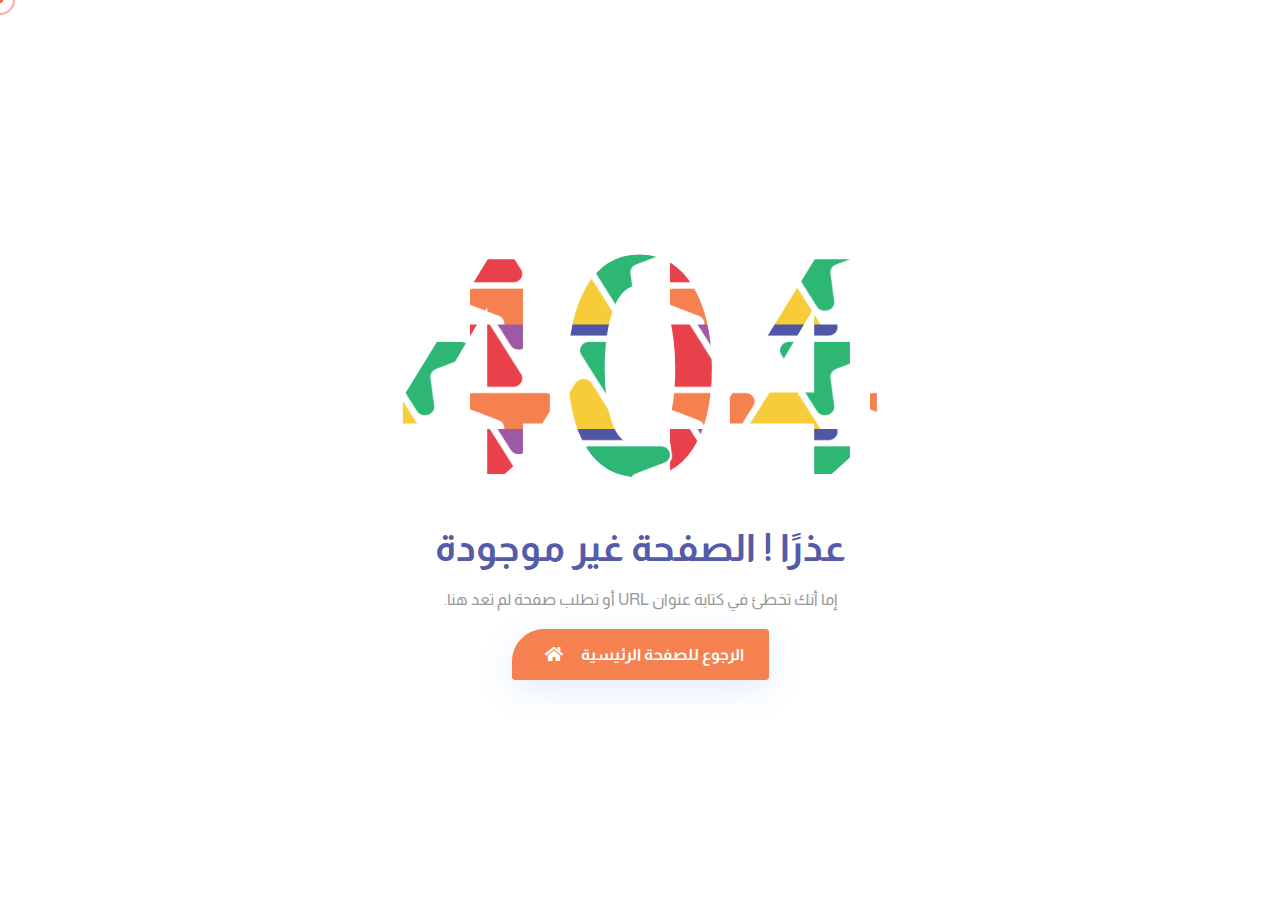
<file: error-404.html>
<!DOCTYPE html>
<html lang="en">


<head>
  <meta charset="utf-8">
  <meta name="keywords" content="" />
  <meta name="description" content="" />
  <meta name="author" content="" />
  <meta name="viewport" content="width=device-width, initial-scale=1, shrink-to-fit=no">
  <title> فتيه - Youth</title>

  <!-- favicon icon -->
  <link rel="shortcut icon" href="images/favicon.png" />

  <!-- inject css start -->

  <!--== theme plugin -->
  <link href="css/theme-plugin.css" rel="stylesheet" type="text/css" />

  <!--== style -->
  <link href="css/style.css" rel="stylesheet" type="text/css" />

  <!--== responsive -->
  <link href="css/responsive.css" rel="stylesheet" type="text/css" />

  <!-- inject css end -->

</head>

<body>

  <!-- page wrapper start -->

  <div class="page-wrapper">

    <!-- preloader start -->

    <div id="ht-preloader">
      <div class="clear-loader">
        <div class="loader"></div>
      </div>
    </div>

    <!-- preloader end -->

    <div class="mouse-cursor cursor-outer"></div>
    <div class="mouse-cursor cursor-inner"></div>

    <!--body content start-->

    <div id="main-page" class="page-content">

      <!--coming soon start-->

      <section class="fullscreen-banner p-0 error-page">
        <div class="container h-100">
          <div class="row h-100">
            <div class="col-12 text-center h-100 d-flex align-items-center">
              <div class="w-100">
                <h1 class="bnr-title2">404</h1>
                <h2>عذرًا ! 
                  الصفحة غير موجودة</h2>
                <div class="col-lg-6 col-md-10 ml-auto mr-auto">
                  <p class="line-h-3 lead">إما أنك تخطئ في كتابة عنوان URL أو تطلب صفحة لم تعد هنا.</p>
                  <a class="btn btn-theme" href="index.html"><span>الرجوع للصفحة الرئيسية <i
                        class="fas fa-home ml-2"></i></span></a>
                </div>
              </div>
            </div>
          </div>
        </div>
      </section>

      <!--coming soon end-->

    </div>

    <!--body content end-->

  </div>

  <!-- page wrapper end -->


  <!--back-to-top start-->

  <div class="scroll-top"><a class="smoothscroll" href="#top"><i class="fas fa-chevron-up"></i></a></div>

  <!--back-to-top end-->


  <!-- inject js start -->

  <!--== jquery -->
  <script src="js/theme.js"></script>

  <!--== Nice Select -->
  <script src="js/jquery.nice-select.js"></script>

  <!--== jquery-ui -->
  <script src="js/jquery-ui.js"></script>

  <!--== owl-carousel -->
  <script src="js/owl-carousel/owl.carousel.min.js"></script>

  <!--== magnific-popup -->
  <script src="js/magnific-popup/jquery.magnific-popup.min.js"></script>

  <!--== isotope -->
  <script src="js/isotope/isotope.pkgd.min.js"></script>

  <!--== counter -->
  <script src="js/counter/counter.js"></script>

  <!--== countdown -->
  <script src="js/countdown/jquery.countdown.min.js"></script>

  <!--== particles -->
  <script src="js/particles.js"></script>

  <!--== parallaxie -->
  <script src="js/parallaxie.js"></script>

  <!--== lightslider -->
  <script src="js/lightslider.js"></script>

  <!--== typer -->
  <script src="js/typer.js"></script>

  <!--== tilt jquery -->
  <script src="js/tilt.jquery.js"></script>

  <!--== contact-form -->
  <script src="js/contact-form/contact-form.js"></script>

  <!--== wow -->
  <script src="js/wow.min.js"></script>

  <!--== theme-script -->
  <script src="js/theme-script.js"></script>

  <!-- inject js end -->

</body>


</html>
</file>
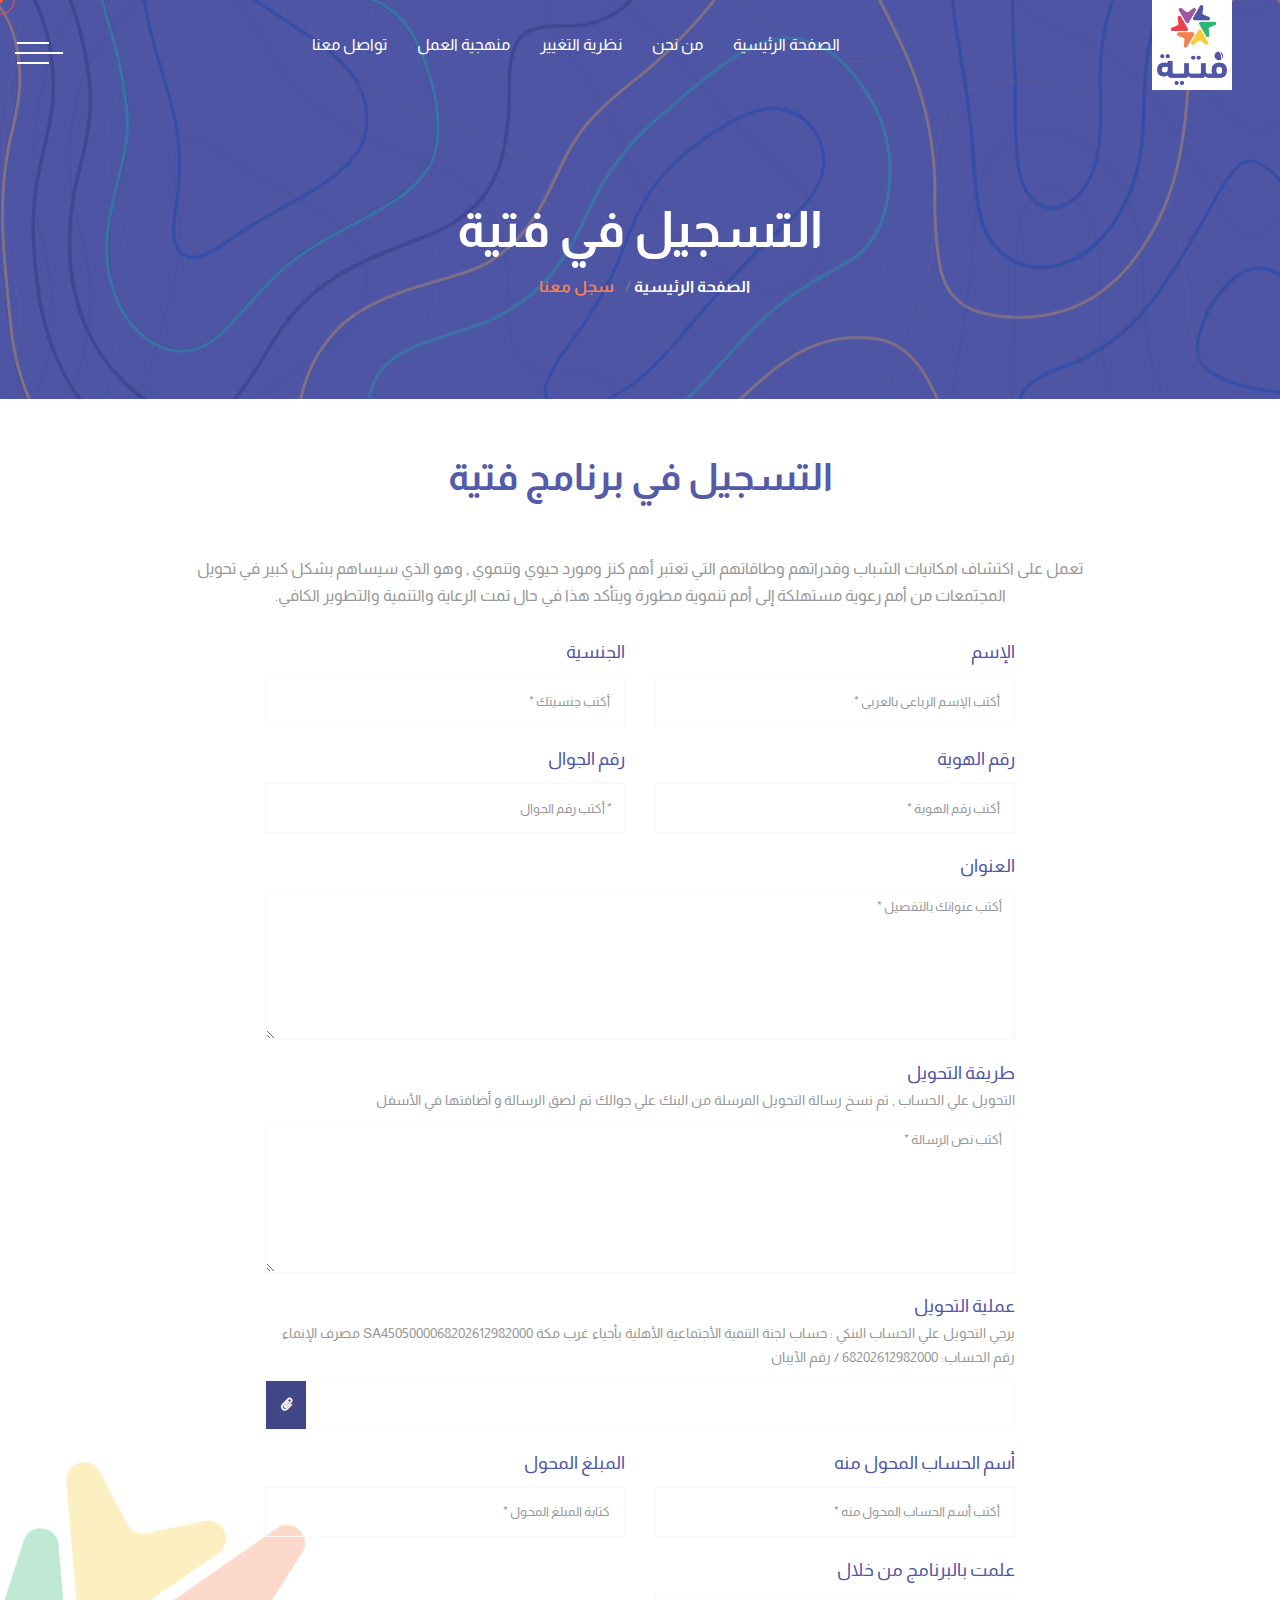
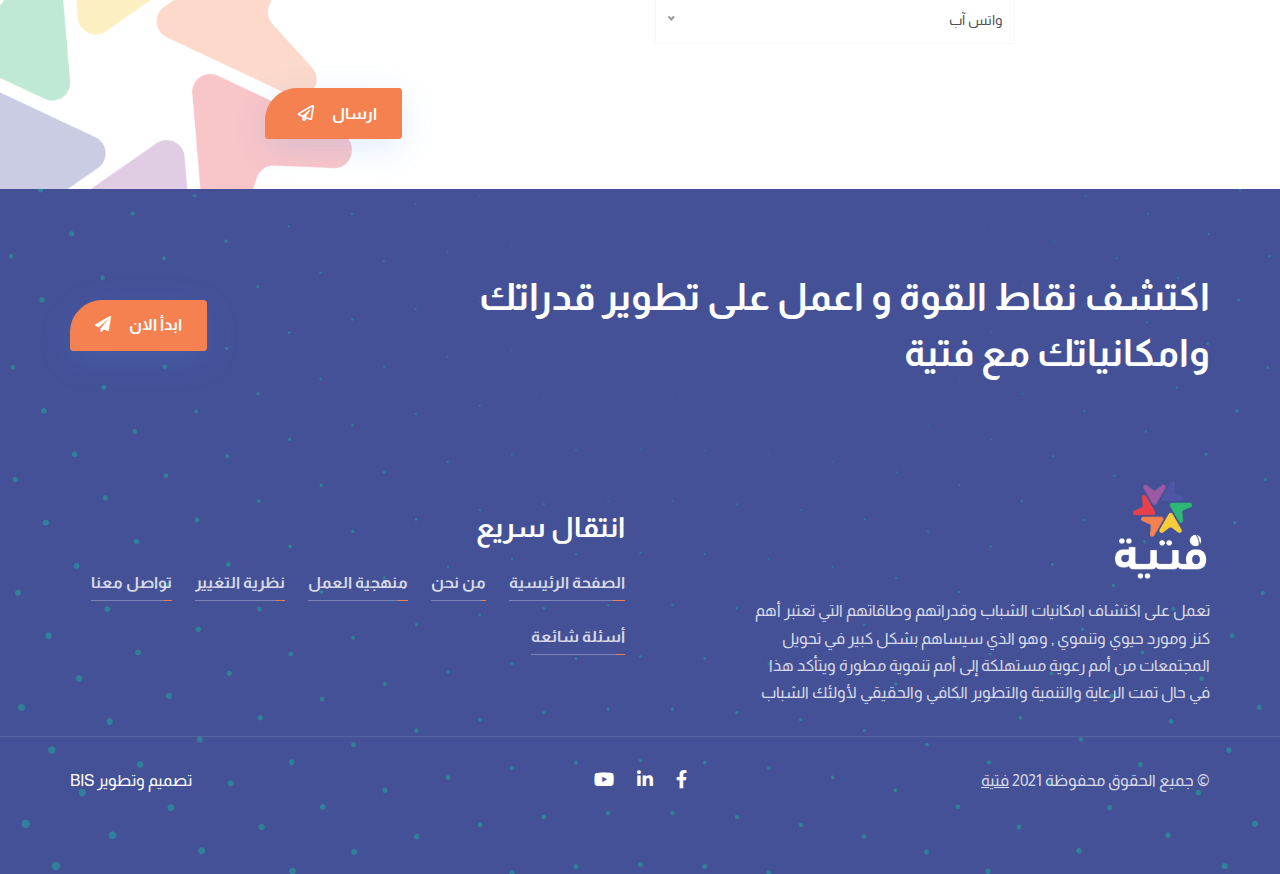
<file: form.html>
﻿<!DOCTYPE html>
<html lang="en">
  <head>
    <meta charset="utf-8" />
    <meta name="keywords" content="" />
    <meta name="description" content="" />
    <meta name="author" content="" />
    <meta
      name="viewport"
      content="width=device-width, initial-scale=1, shrink-to-fit=no"
    />
    <title>فتيه</title>

    <!-- favicon icon -->
    <link rel="shortcut icon" href="images/favicon.png" />

    <!-- inject css start -->

    <!--== theme plugin -->
    <link href="css/theme-plugin.css" rel="stylesheet" type="text/css" />

    <!--== style -->
    <link href="css/style.css" rel="stylesheet" type="text/css" />

    <!--== responsive -->
    <link href="css/responsive.css" rel="stylesheet" type="text/css" />

    <!-- inject css end -->
  </head>

  <body>
    <!-- page wrapper start -->

    <div class="page-wrapper">
      <!-- preloader start -->

      <div id="ht-preloader">
        <div class="clear-loader">
          <div class="loader"></div>
        </div>
      </div>

      <!-- preloader end -->

      <div class="mouse-cursor cursor-outer"></div>
      <div class="mouse-cursor cursor-inner"></div>

      <!--header start-->

      <header id="site-header" class="header">
        <div id="header-wrap">
          <div class="container-fluid pl-lg-0 pr-lg-5">
            <div class="row">
              <div class="col-lg-12">
                <!-- Navbar -->
                <nav class="navbar navbar-expand-lg">
                  <a class="navbar-brand logo" href="index.html">
                    <img class="img-fluid" src="images/logo.png" alt="" />
                  </a>
                  <button
                    class="navbar-toggler"
                    type="button"
                    data-toggle="collapse"
                    data-target="#navbarNavDropdown"
                    aria-expanded="false"
                    aria-label="Toggle navigation"
                  >
                    <span></span>
                    <span></span>
                    <span></span>
                  </button>
                  <div class="collapse navbar-collapse" id="navbarNavDropdown">
                    <ul class="navbar-nav ml-auto mr-auto">
                      <!-- Home -->
                      <li class="nav-item">
                        <a class="nav-link" href="index.html"
                          >الصفحة الرئيسية</a
                        >
                      </li>
                      <li class="nav-item">
                        <a class="nav-link" href="about-us.html"> من نحن</a>
                      </li>
                      <li class="nav-item">
                        <a class="nav-link" href="change-theory.html">نظرية التغيير</a>
                      </li>
                      <li class="nav-item">
                        <a class="nav-link" href="work-methodology.html">
                          منهجية العمل</a
                        >
                      </li>
                      <li class="nav-item">
                        <a class="nav-link" href="contact.html"> تواصل معنا </a>
                      </li>
                    </ul>
                  </div>
                </nav>
              </div>
            </div>
          </div>
        </div>
      </header>

      <!--header end-->

      <!--page title start-->

      <section
        class="page-title animatedbg dark-bg text-center"
        data-bg-img="images/pattern/01.png"
      >
        <div class="container">
          <div class="row">
            <div class="col">
              <h1>التسجيل في فتية</h1>
              <nav aria-label="breadcrumb" class="page-breadcrumb">
                <ol class="breadcrumb">
                  <li class="breadcrumb-item">
                    <a href="index.html">الصفحة الرئيسية</a>
                  </li>

                  <li class="breadcrumb-item active" aria-current="page">
                  سجل معنا
                  </li>
                </ol>
              </nav>
            </div>
          </div>
        </div>
      </section>

      <!--page title end-->

      <!--body content start-->

      <div id="main-page" class="page-content">
        <!--contact start-->

        <section class="form-login-section">
          <div class="container">
              <div class="row justify-content-center">
                  <div class="col-md-12 text-center">
                      <div class="section-title">
                          <h2 class="title">التسجيل في برنامج فتية</h2>
                      </div>
                      <p class="par-form">تعمل على اكتشاف امكانيات الشباب وقدراتهم وطاقاتهم التي تعتبر أهم كنز ومورد حيوي وتنموي , وهو الذي سيساهم بشكل كبير في تحويل المجتمعات من أمم رعوية مستهلكة إلى أمم تنموية مطورة ويتأكد هذا في حال تمت الرعاية والتنمية والتطوير الكافي.</p>
                  </div>
              
                  <div class="col-md-8">
                    
                      <div class="contact-main">
                          <form id="contact-form" class="row">
                              <div class="form-group col-md-6">
                                  <label class="label-input">الإسم</label>
                                  <input type="text"
                                         name="firstname"
                                         class="form-control"
                                         placeholder=" أكتب الإسم الرباعي بالعربي *"
                                         required="required"
                                         data-error="Name is required." />
                                  <div class="help-block with-errors"></div>
                              </div>
                              <div class="form-group col-md-6">
                                  <label class="label-input">الجنسية</label>
                                  <input type="text"
                                         name="firstname"
                                         class="form-control"
                                         placeholder=" أكتب جنسيتك *"
                                         required="required"
                                         data-error="Name is required." />
                                  <div class="help-block with-errors"></div>
                              </div>
                              <div class="form-group col-md-6">
                                  <label class="label-input">رقم الهوية</label>
                                  <input type="text"
                                         name="firstname"
                                         class="form-control"
                                         placeholder=" أكتب رقم الهوية *"
                                         required="required"
                                         data-error="Name is required." />
                                  <div class="help-block with-errors"></div>
                              </div>
                              <div class="form-group col-md-6">
                                  <label class="label-input">رقم الجوال</label>
                                  <input type="tel"
                                         name="firstname"
                                         class="form-control"
                                         placeholder=" أكتب رقم الجوال *"
                                         required="required"
                                         data-error="Name is required." />
                                  <div class="help-block with-errors"></div>
                              </div>
                              <div class="form-group col-md-12">
                                  <label class="label-input">العنوان</label>
                                  <textarea name="message" class="form-control" placeholder="أكتب عنوانك بالتفصيل *" rows="4" required="required" data-error="Please,leave us a message."></textarea>
                               
                                  <div class="help-block with-errors"></div>
                              </div>
                              <div class="form-group col-md-12">
                                  <label class="label-input">طريقة التحويل</label>
                                  <p class="note">التحويل علي الحساب , ثم نسخ رسالة التحويل المرسلة من البنك علي جوالك ثم لصق الرسالة و أضافتها في الأسفل</p>
                                  <textarea name="message" class="form-control" placeholder="أكتب نص الرسالة *" rows="4" required="required" data-error="Please,leave us a message."></textarea>

                               
                                  <div class="help-block with-errors"></div>
                              </div>
                              <div class="form-group col-md-12">
                                  <label class="label-input">عملية التحويل</label>
                                  <p class="note">
                                      يرجي التحويل علي الحساب البنكي : حساب لجنة التنمية الأجتماعية الأهلية بأحياء غرب مكة
                                      <span class="span-note">SA4505000068202612982000</span>
                                      مصرف الإنماء <br />رقم الحساب:
                                      <span class="span-note">/ 68202612982000</span>
                                      رقم الآيبان

                                  </p>
                                  <div class="file-box">
                                      <input type="file"
                                             name="firstname"
                                             class="form-control"
                                             placeholder=" إرفاق ملف "
                                             required="required"
                                             data-error="Name is required." />
                                      <div class="icon-box">
                                          <i class="fas fa-paperclip"></i>
                                      </div>
                                  </div>
                                  <div class="help-block with-errors"></div>
                              </div>
                              <div class="form-group col-md-6">
                                  <label class="label-input">أسم الحساب المحول منه</label>
                                  <input type="text"
                                         name="firstname"
                                         class="form-control"
                                         placeholder=" أكتب أسم الحساب المحول منه *"
                                         required="required"
                                         data-error="Name is required." />
                                  <div class="help-block with-errors"></div>
                              </div>
                              <div class="form-group col-md-6">
                                  <label class="label-input">المبلغ المحول</label>
                                  <input type="text"
                                         name="firstname"
                                         class="form-control"
                                         placeholder=" كتابة المبلغ المحول *"
                                         required="required"
                                         data-error="Name is required." />
                                  <div class="help-block with-errors"></div>
                              </div>
                              <div class="form-group col-md-6">
                                  <label class="label-input">علمت بالبرنامج من خلال</label>
                                  <select class="form-control">
                                      <option>
                                          واتس آب
                                      </option>
                                      <option>
                                          سناب شات
                                      </option>
                                      <option>تويتر</option>
                                      <option>
                                          انستغرام
                                      </option>
                                      <option>زميل </option>
                                      <option>أخري</option>
                                  </select>

                                  <div class="help-block with-errors"></div>
                              </div>
                              <div class="col-md-12 mt-4 text-left">
                                  <button class="btn btn-theme">
                                      <span>
                                          ارسال <i class="far fa-paper-plane ml-2"></i>
                                      </span>
                                  </button>
                              </div>
                          </form>
                      </div>
                  </div>

            </div>

              </div>
        </section>

        <!--contact end-->
      </div>

      <!--body content end-->

      <!--footer start-->

      <footer class="footer">
        <div class="primary-footer">
          <div class="container">
            <div class="row mb-10 align-items-center">
              <div class="col-lg-8 col-md-7">
                <h2 class="title text-white">
                  اكتشف نقاط القوة و اعمل على تطوير قدراتك وامكانياتك مع فتية
                </h2>
              </div>
              <div class="col-lg-4 col-md-5 text-md-left mt-4 mt-md-0">
                <a class="btn btn-theme" href="contact.html"
                  ><span>ابدأ الان <i class="fas fa-paper-plane"></i></span
                ></a>
              </div>
            </div>
            <div class="row align-items-center">
              <div class="col-lg-5 col-md-6">
                <div class="footer-logo mb-3">
                  <a href="index.html"
                    ><img class="img-fluid" src="images/logo-white.png" alt=""
                  /></a>
                </div>
                <p class="mb-0">
                  تعمل على اكتشاف امكانيات الشباب وقدراتهم وطاقاتهم التي تعتبر
                  أهم كنز ومورد حيوي وتنموي , وهو الذي سيساهم بشكل كبير في تحويل
                  المجتمعات من أمم رعوية مستهلكة إلى أمم تنموية مطورة ويتأكد هذا
                  في حال تمت الرعاية والتنمية والتطوير الكافي والحقيقي لأولئك
                  الشباب
                </p>
              </div>
              <div class="col-lg-6 mr-auto col-md-6 mt-5 mt-md-0">
                <h4 class="mb-4 text-white">انتقال سريع</h4>
                <div class="footer-list">
                  <ul class="list-inline">
                    <li><a href="index.html">الصفحة الرئيسية</a></li>
                    <li><a href="about-us.html">من نحن</a></li>
                    <li><a href="work-methodology.html">منهجية العمل</a></li>
                    <li><a href="change-theory.html">نظرية التغيير</a></li>

                    <li><a href="contact.html">تواصل معنا</a></li>

                    <li><a href="#"> أسئلة شائعة</a></li>
                  </ul>
                </div>
              </div>
            </div>
          </div>
        </div>
        <div class="secondary-footer">
          <div class="container">
            <div class="copyright">
              <div class="row align-items-center">
                <div class="col-lg-4 text-lg-right">
                  <span
                    >© جميع الحقوق محفوظة 2021 <u><a href="#"></a>فتية </a></u>
                  </span>
                </div>

                <div class="col-lg-4 mt-3 mt-lg-0 text-center">
                  <div class="footer-social">
                    <ul class="list-inline">
                      <li>
                        <a href="#"><i class="fab fa-facebook-f"></i></a>
                      </li>

                      <li>
                        <a href="#"><i class="fab fa-linkedin-in"></i></a>
                      </li>
                      <li>
                        <a href="#"><i class="fab fa-youtube"></i></a>
                      </li>
                    </ul>
                  </div>
                </div>
                <div class="col-lg-4 mt-3 mt-lg-0 text-md-left text-white">
                  تصميم وتطوير BIS
                </div>
              </div>
            </div>
          </div>
        </div>
        <div class="dot-bg">
          <img class="img-fluid" src="images/pattern/05.png" alt="" />
        </div>
      </footer>

      <!--footer end-->
    </div>

    <!-- page wrapper end -->

  <div class="burger-menu">
      <span class="menu-toggle"></span>
    </div>
    <nav class="menu-2">
      <div class="media-info">
        <div class="contact-info">
          <h4 class="text-white mb-4">تواصل معنا</h4>
          <div class="contact-media mb-4">
            <i class="flaticon-location"></i>
            <h6>العنوان:</h6>
            <span>مكة، المملكة العربية السعودية</span>
          </div>
          <div class="contact-media mb-4">
            <i class="flaticon-email"></i>
            <h6>البريد الالكتروتى</h6>
            <a href="#"> info@fetya.com</a>
          </div>
          <div class="contact-media">
            <i class="flaticon-support-1"></i>
            <h6>اتصل بنا</h6>
            <a href="tel:+20101111111">+966 590000000</a>
          </div>
        </div>
        <div class="hero-social mt-5">
          <h4 class="text-white mb-4">تابعنا</h4>
          <ul class="list-unstyled">
            <li class="mr-2">
              <a href="#">
                <i class="fab fa-facebook-f"></i>
              </a>
            </li>
            <li class="mr-2">
              <a href="#">
                <i class="fab fa-youtube"></i>
              </a>
            </li>

            <li>
              <a href="#">
                <i class="fab fa-linkedin-in"></i>
              </a>
            </li>
            <li>
              <a href="#">
                <i class="fab fa-instagram"></i>
              </a>
            </li>
            <li>
              <a href="#">
                <i class="fab fa-twitter"></i>
              </a>
            </li>
            <li>
              <a href="#">
                <i class="fab fa-snapchat"></i>
              </a>
            </li>
          </ul>
        </div>
      </div>
    </nav>

    <!--back-to-top start-->

    <div class="scroll-top">
      <a class="smoothscroll" href="#top"><i class="fas fa-chevron-up"></i></a>
    </div>

    <!--back-to-top end-->

    <!-- inject js start -->

    <!--== jquery -->
    <script src="js/theme.js"></script>

    <!--== Nice Select -->
    <script src="js/jquery.nice-select.js"></script>

    <!--== jquery-ui -->
    <script src="js/jquery-ui.js"></script>

    <!--== owl-carousel -->
    <script src="js/owl-carousel/owl.carousel.min.js"></script>

    <!--== magnific-popup -->
    <script src="js/magnific-popup/jquery.magnific-popup.min.js"></script>

    <!--== isotope -->
    <script src="js/isotope/isotope.pkgd.min.js"></script>

    <!--== counter -->
    <script src="js/counter/counter.js"></script>

    <!--== countdown -->
    <script src="js/countdown/jquery.countdown.min.js"></script>

    <!--== particles -->
    <script src="js/particles.js"></script>

    <!--== parallaxie -->
    <script src="js/parallaxie.js"></script>

    <!--== lightslider -->
    <script src="js/lightslider.js"></script>

    <!--== typer -->
    <script src="js/typer.js"></script>

    <!--== tilt jquery -->
    <script src="js/tilt.jquery.js"></script>

    <!--== contact-form -->
    <script src="js/contact-form/contact-form.js"></script>

    <!--== wow -->
    <script src="js/wow.min.js"></script>

    <!--== theme-script -->
    <script src="js/theme-script.js"></script>

    <!-- inject js end -->
  </body>

  <!-- Mirrored from themeht.com/agencio/html/contact-2.html by HTTrack Website Copier/3.x [XR&CO'2014], Tue, 12 Jan 2021 19:20:05 GMT -->
</html>
</file>
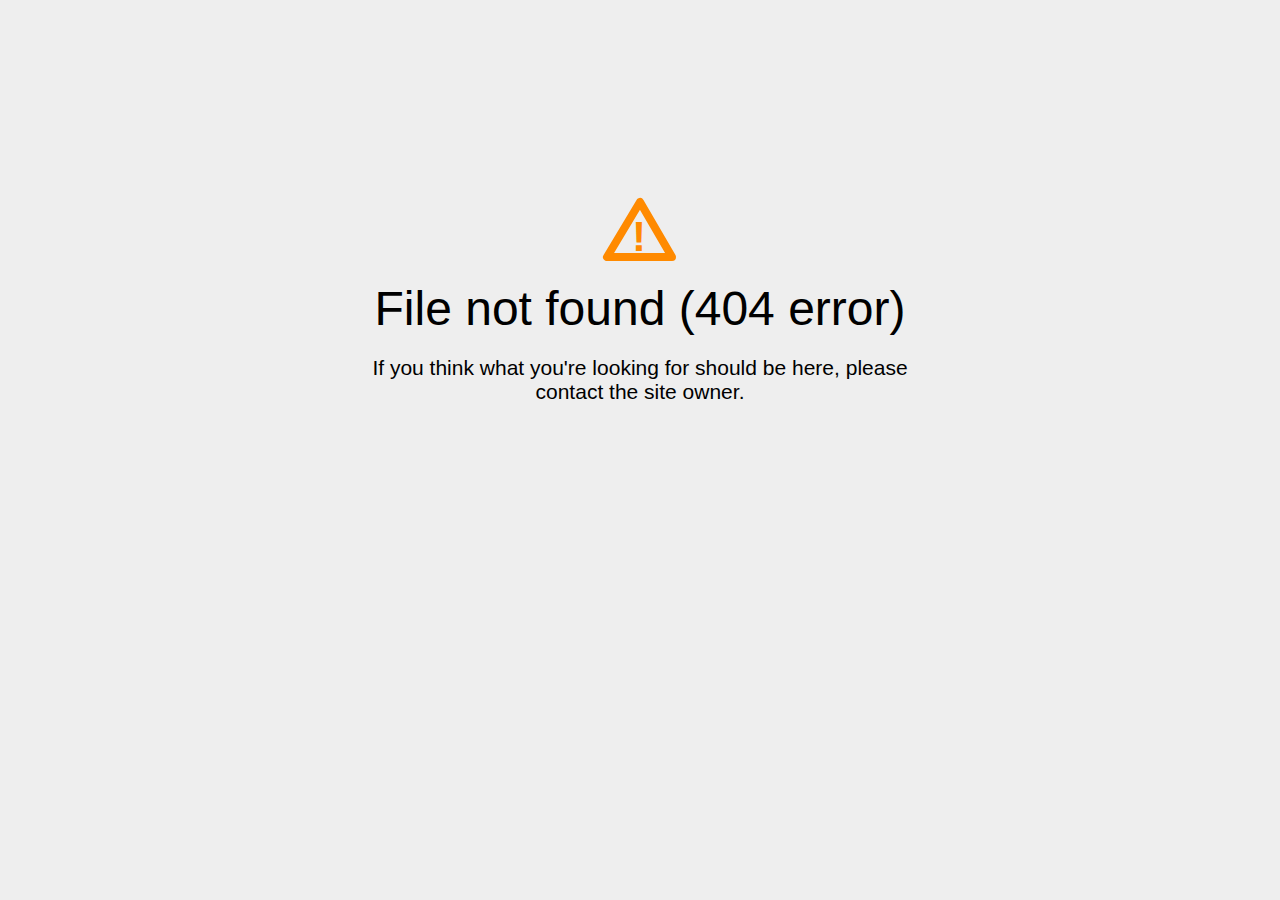
<file: css/owl.video.play.html>
<!DOCTYPE html>
<html>
<head>
<title>File Not Found</title>
<meta http-equiv="content-type" content="text/html; charset=utf-8" >
<meta name="viewport" content="width=device-width, initial-scale=1.0">
<style type="text/css">
body {
  background-color: #eee;
}

body, h1, p {
  font-family: "Helvetica Neue", "Segoe UI", Segoe, Helvetica, Arial, "Lucida Grande", sans-serif;
  font-weight: normal;
  margin: 0;
  padding: 0;
  text-align: center;
}

.container {
  margin-left:  auto;
  margin-right:  auto;
  margin-top: 177px;
  max-width: 1170px;
  padding-right: 15px;
  padding-left: 15px;
}

.row:before, .row:after {
  display: table;
  content: " ";
}

.col-md-6 {
  width: 50%;
}

.col-md-push-3 {
  margin-left: 25%;
}

h1 {
  font-size: 48px;
  font-weight: 300;
  margin: 0 0 20px 0;
}

.lead {
  font-size: 21px;
  font-weight: 200;
  margin-bottom: 20px;
}

p {
  margin: 0 0 10px;
}

a {
  color: #3282e6;
  text-decoration: none;
}
</style>
</head>

<body>
<div class="container text-center" id="error">
  <svg height="100" width="100">
    <polygon points="50,25 17,80 82,80" stroke-linejoin="round" style="fill:none;stroke:#ff8a00;stroke-width:8" />
    <text x="42" y="74" fill="#ff8a00" font-family="sans-serif" font-weight="900" font-size="42px">!</text>
  </svg>
 <div class="row">
    <div class="col-md-12">
      <div class="main-icon text-warning"><span class="uxicon uxicon-alert"></span></div>
        <h1>File not found (404 error)</h1>
    </div>
  </div>
  <div class="row">
    <div class="col-md-6 col-md-push-3">
      <p class="lead">If you think what you're looking for should be here, please contact the site owner.</p>
    </div>
  </div>
</div>

</body>
</html>
</file>
<file: css/style.css>
/* ------------------------
    Table of Contents

  1. General
  2. Typography
  3. Helper class
  4. Text color
  5. Background color
  6. Mouse Cursor
  7. Button
  8. Banner
  9. Background Position & Size
  10. Countdown
  11. Terms and Conditions
  12. Privacy Policy
  13. Contact
  14. Video
  15. Side Background
  16. List Icon
  17. Nice Select
  18. Shop Page
  19. Animation
  20. IE Css

/* ------------------------
    General
------------------------*/
@import url('https://fonts.googleapis.com/css?family=Roboto:300,300i,400,400i,500,500i,700,700i,900,900i&amp;display=swap');
@import url('https://fonts.googleapis.com/css2?family=Almarai:wght@300;400;800&display=swap');

@font-face {
    font-family: 'DG-Ghayaty-Thin-F';
    src: url('../fonts/DG-Ghayaty-Thin-F.ttf') format('truetype');
}
@font-face {
    font-family: 'DG-Ghayaty-Regular-F';
    src: url('../fonts/DG-Ghayaty-Regular-F.ttf') format('truetype');
}

body {
    font-family: 'Almarai', sans-serif;
    font-weight: normal;
    font-style: normal;
    font-size: 1rem;
    line-height: 1.5;
    color: #989898;
    overflow-x: hidden;
    cursor: none;
    direction: rtl;
    text-align: right;
}

.page-wrapper {
    overflow-x: hidden;
    position:relative;
}
/* ------------------------
    Typography
------------------------*/
h1, h2, h3, h4, h5, h6,
.h1, .h2, .h3, .h4, .h5, .h6 {
    font-family: 'Josefin Sans';
    margin-top: 0px;
    margin-bottom: 0px;
    font-family:Almarai;
}

    h1 a, h2 a, h3 a, h4 a, h5 a, h6 a {
        color: inherit;
    }

h1, .h1 {
    font-size: 4.375rem;
    font-style: normal;
    line-height: 5rem;
    text-transform: capitalize;
    color: #0a1245;
    font-weight: 700;
}

h2, .h2 {
    font-size: 2.4rem;
    font-style: normal;
    line-height: 3.5rem;
    font-weight: 700;
    color: #545ba8;
    text-transform: capitalize;
    margin-bottom: 10px;
    position: relative;
    font-family:Almarai;
}

h3, .h3 {
    font-size: 1.6rem;
    font-style: normal;
    line-height: 2.75rem;
    font-weight: 700;
    color: #0a1245;
}

h4, .h4 {
    font-size: 1.75rem;
    font-style: normal;
    line-height: 2.375rem;
    font-weight: 600;
    margin-bottom: 10px;
    color: #0a1245;
}

h5, .h5 {
    font-size: 1.5rem;
    font-style: normal;
    line-height: 2.125rem;
    font-weight: 600;
    margin-bottom: 10px;
    color: #545ba8;
}

h6, .h6 {
    font-size: 1.25rem;
    font-style: normal;
    line-height: 1.75rem;
    font-weight: 600;
    margin-bottom: 10px;
    color: #0a1245;
}

ul {
    margin: 0px;
    padding: 0px;
}


/* ------------------------
    Helper class
------------------------*/
p {
    line-height: 1.7;
}

.lead {
    font-weight: normal;
    font-size: 16px;
    line-height: 30px;
}

.o-hidden {
    overflow: hidden;
}

.pos-r {
    position: relative;
}

.z-index-0 {
    z-index: 0;
    position: relative;
}

.z-index-1 {
    z-index: 1;
    position: relative;
}

section {
    padding: 50px 0;
}

.title2{
    font-size:25px
}

.align-item-middle {
    display: -webkit-flex; /* Safari */
    -webkit-align-items: center; /* Safari 7.0+ */
    display: flex;
    align-items: center;
}

    .align-item-middle > div {
        width: 100%;
    }

.font-w-3 {
    font-weight: 300;
}

.font-w-4 {
    font-weight: 400;
}

.font-w-5 {
    font-weight: 500;
}

.font-w-6 {
    font-weight: 600;
}

.font-w-7 {
    font-weight: 700;
}

.font-w-8 {
    font-weight: 800;
}

.font-w-9 {
    font-weight: 900;
}

.line-h-2 {
    line-height: 1.6;
}

.line-h-3 {
    line-height: 1.7;
}

.line-h-4 {
    line-height: 1.8;
}

.line-h-5 {
    line-height: 1.9;
}

.letter-space-1 {
    letter-spacing: 5px;
}

.letter-space-2 {
    letter-spacing: 10px;
}

.letter-space-3 {
    letter-spacing: 15px;
}


/* ------------------------
    Text color
------------------------*/
.text-theme {
    color: #0083ff;
}

.text-black {
    color: #0a1245 !important;
}

.text-grey {
    color: #989898 !important;
}

.text-rgba {
    color: rgba(255, 255, 255, 0.8);
}


/* ------------------------
    Background color
------------------------*/
.white-bg {
    background-color: #ffffff !important;
}

.dark-bg {
    background-color: #4e55a5;
}
.orange-bg {
    background-color: #f4814f;
}
.grey-bg {
    background-color: #e1fdf5;
}
.light-grey-bg {
    background-color: #f7f7f7;
}
.theme-bg {
    background-color: #0083ff;
}

.theme-bg-2 {
    background-color: #00f2aa;
}

.gradient-bg {
    background: #0083ff;
    background: linear-gradient(-58deg, #0083ff 70%, #00f2aa 100%);
}


/* ------------------------
    Mouse Cursor
------------------------*/
.mouse-cursor {
    position: fixed;
    left: 0;
    top: 0;
    pointer-events: none;
    -webkit-border-radius: 50%;
    border-radius: 50%;
    -webkit-transform: translateZ(0);
    transform: translateZ(0);
    visibility: hidden
}

.cursor-inner {
    margin-left: -3px;
    margin-top: -3px;
    width: 6px;
    height: 6px;
    z-index: 10000001;
    background-color: #FF5733
}

    .cursor-inner.cursor-hover {
        margin-left: -10px;
        margin-top: -10px;
        width: 20px;
        height: 20px;
        background-color: #FF5733;
        opacity: .5
    }

.cursor-outer {
    margin-left: -15px;
    margin-top: -15px;
    width: 30px;
    height: 30px;
    border: 2px solid #FF5733;
    -webkit-box-sizing: border-box;
    box-sizing: border-box;
    z-index: 10000000;
    opacity: .5;
    -webkit-transition: all .08s ease-out;
    -o-transition: all .08s ease-out;
    transition: all .08s ease-out
}


/* ------------------------
    Button
------------------------*/
.btn {
    border-radius: 0;
    z-index: 9;
    font-weight: 600;
    text-transform: capitalize;
    font-size: 1rem;
    padding: 0.8rem 1.5rem;
    position: relative;
    border-radius: 32px 3px 3px;
}

.btn-sm {
    padding: .45rem .5rem;
    font-size: 14px;
}

.btn.focus, .btn:focus, .btn:not(:disabled):not(.disabled):active:focus {
    box-shadow: none;
}

.btn-theme {
    background-color: #f4814f;
    border-color: #f4814f;
    color: #ffffff
}

.btn span {
    display: inline-block;
    position: relative;
}

    .btn span i {
        margin-right: 15px;
    }

.btn + .btn {
    margin-right: 15px;
}

.btn-theme:hover {
    border-color: #f4814f;
    color: #fff;
}

.btn:before {
    content: '';
    position: absolute;
    right: 0;
    width: 0;
    height: 100%;
    top: 0;
    background: #f4814f;
    z-index: -1;
    -webkit-transition: all 500ms ease-out;
    transition: all 500ms ease-out;
    border-radius: 32px 3px 3px;
}

.btn:hover:before {
    width: 100%;
}

.btn-white {
    background-color: #ffffff;
    border-color: #ffffff;
    color: #4e55a5
}

    .btn-white:hover {
        background-color: #f4814f;
        border-color: #f4814f;
        color: #ffffff
    }

.btn-outline-light:hover {
    color: #ffffff;
    background-color: #ffffff;
    border-color: #00f2aa;
}


/* ------------------------
    Banner
------------------------*/
.fullscreen-banner {
    position: relative;
    min-height: 800px;
}

[data-bg-img] {
    background-size: cover;
    background-position: center center;
    background-repeat: no-repeat;
}

.align-center {
    position: absolute;
    top: 50%;
    width: 100%;
    z-index: 9;
}

.fullscreen-banner .owl-carousel, .fullscreen-banner .owl-stage-outer, .fullscreen-banner .owl-stage, .fullscreen-banner .owl-item, .fullscreen-banner .item {
    height: 100%;
}

.banner-2 {
    padding: 8rem 0
}

.banner-bg {
    width: 50%;
    height: 120%;
    position: absolute;
    z-index: -1;
    left: -50px;
    top: -10%;
    border-top-right-radius: 50%;
    border-bottom-right-radius: 50%;
    z-index: 9;
    overflow: hidden;
}

.bnr-title {
    font-family: 'DG-Ghayaty-Thin-F';
    font-weight: 900;
    color: transparent;
    font-size: 10rem;
    text-align: center;
    line-height: 12rem;
    background: url("../images/bg/04.jpg") repeat;
    background-size: 1920px auto;
    background-position: 50% 50%;
    -webkit-background-clip: text;
    position: relative;
    animation: background-2 10s infinite linear;
}

    .bnr-title.large {
        font-size: 22rem;
        line-height: 30rem
    }

.bnr-title2 {
    background: -webkit-linear-gradient(transparent, transparent), url(../images/bg/04.png) repeat;
    background-size: 200px auto;
    -webkit-text-fill-color: transparent;
    -webkit-background-clip: text;
    animation: background 10s infinite linear;
    font-size: 110px;
    line-height: 130px;
    background-color: #424b92;
}

.error-page .bnr-title2 {
    font-size: 300px;
    line-height: 300px;
}

/*Banner Left*/
.hero-left {
    position: absolute;
    right: 0;
    top: 0;
    background: #f4814f;
    width: 80px;
    z-index: 9
}

.hero-social li {
    width: 40px;
    height: 40px;
    line-height: 40px;
    display: inline-table;
    border: 1px solid rgba(255,255,255,0.2);
    border-top: none;
    position: relative;
    text-align: center;
}

    .hero-social li:first-child {
        border-top: 1px solid rgba(255,255,255,0.2);
    }

    .hero-social li a {
        position: relative;
        z-index: 2;
        color: #ffffff;
    }

    .hero-social li::before {
        content: '';
        position: absolute;
        right: 0;
        width: 0;
        height: 100%;
        top: 0;
        background: #f4814f;
        z-index: 1;
        -webkit-transition: all 200ms ease-out;
        transition: all 200ms ease-out;
    }

    .hero-social li:hover::before {
        width: 100%;
    }

.hero-left .scroll-down-arrow {
    width: 40px;
    height: 40px;
    display: block;
    position: absolute;
    background: url(../images/scroll-down-arrow.svg) no-repeat;
    background-size: cover;
    left: 50%;
    margin-left: -20px;
    z-index: 2;
    animation: bounce 2s infinite;
    -webkit-animation: bounce 2s infinite;
    -moz-animation: bounce 2s infinite;
    -o-animation: bounce 2s infinite;
    bottom: 80px;
}

    .hero-left .scroll-down-arrow:after {
        content: "";
        width: 1px;
        height: 200px;
        background: #fff;
        display: block;
        position: absolute;
        top: 40px;
        left: 19px;
    }

@media only screen and (min-device-width : 768px) and (max-device-width : 1024px) {
    .b-pl {
        padding-right: 80px
    }
}

/* -------------------------------
   Background Position & Size
-------------------------------*/
.bg-cover {
    background-size: cover;
}

.bg-contain {
    background-size: contain;
}

.bg-pos-l {
    background-position: left;
}

.bg-pos-r {
    background-position: right;
}

.bg-pos-rt {
    background-position: right top;
}

.bg-pos-lt {
    background-position: left top;
}

.bg-pos-rb {
    background-position: right bottom;
}

.bg-pos-lb {
    background-position: left bottom;
}

.bg-repeat {
    background-repeat: repeat;
}


/* ------------------------
    Countdown
------------------------*/
.countdown {
    margin: 50px 0;
    width: 100%;
}

    .countdown > li {
        font-weight: 600;
        list-style-type: none;
        padding-left: 50px;
    }

        .countdown > li:last-child {
            padding-left: 0;
        }

        .countdown > li span {
            font-size: 80px;
            font-weight: 700;
            line-height: 90px;
            display: inline-block;
            color: #0083ff;
        }

        .countdown > li p {
            font-size: 20px;
            display: block;
            line-height: 30px;
            margin-bottom: 0;
            color: #989898;
        }


/* ------------------------
    Terms and Conditions
------------------------*/
.terms-and-conditions p {
    margin-bottom: 25px;
}

.terms-and-conditions ul.list {
    margin-bottom: 20px;
    display: block;
}

    .terms-and-conditions ul.list li i {
        padding-right: 12px;
        font-size: 0.938rem;
    }


/* ------------------------
    Privacy Policy
------------------------*/
.privacy-policy p {
    margin-bottom: 25px;
}

.privacy-policy ul.list {
    margin-bottom: 20px;
    display: block;
}

    .privacy-policy ul.list li i {
        padding-right: 12px;
        font-size: 0.938rem;
    }


/* ------------------------
    Contact
------------------------*/
.contact-info > i {
    position: absolute;
    left: 0;
    bottom: 0;
    font-size: 450px;
    line-height: 450px;
    color: rgba(255,255,255,0.050);
}

.contact-media {
    position: relative;
    padding-right: 70px;
}

    .contact-media i {
        position: absolute;
        right: 0;
        font-size: 40px;
        line-height: 40px;
        top: 0;
        color: #f4814f;
    }

    .contact-media h6 {
        display: block;
        margin-bottom: 5px;
        color: #f4814f;
        font-family:Almarai
    }

    .contact-media span {
        margin-bottom: 0;
        line-height: 24px;
        color: rgba(255,255,255,0.8);
        font-weight: 600;
    }

    .contact-media a {
        color: rgba(255,255,255,0.8);
        font-weight: 600;
        display: block;
    }

        .contact-media a:hover {
            color: #ffffff;
            text-decoration: underline !important;
        }

.form-group {
    margin-bottom: 20px;
    position: relative;
}

.form-control {
    height: 50px;
    border-radius: 0;
    font-size: 13px;
    color: #0a1245;
    background: none;
    border: 1px solid #f6f7fb;
    text-align:right;
}
select.form-control {
    height: 50px;
    border-radius: 0;
    font-size: 13px;
    color: #0a1245;
    background: none;
    border: 1px solid #f6f7fb;
    text-align: right;
}

    .theme-bg .form-control, .dark-bg .form-control {
        background: none;
        border-bottom-color: #ffffff;
    }

.dark-bg .form-control, .theme-bg .form-control {
    color: #ffffff;
}

.grey-bg .form-control {
    background: #ffffff
}

textarea.form-control {
    height: 150px;
}

.form-control:focus {
    box-shadow: none;
    background: none;
    border-color: #00f2aa;
}

select.form-control {
    -moz-appearance: none;
    -webkit-appearance: none;
    appearance: none;
    height: 50px !important;
}

iframe {
    width: 100%;
    border: none;
    pointer-events: auto;
}

.iframe-h {
    height: 500px !important;
}

.iframe-h-2 {
    height: 600px !important;
}

.form-control::-webkit-input-placeholder {
    color: #989898;
}

.form-control::-moz-placeholder {
    color: #989898;
}

.form-control:-ms-input-placeholder {
    color: #989898;
}

.form-control:-moz-placeholder {
    color: #989898;
}

.dark-bg .form-control::-webkit-input-placeholder, .theme-bg .form-control::-webkit-input-placeholder {
    color: #ffffff;
}

.dark-bg .form-control::-moz-placeholder, .theme-bg .form-control::-moz-placeholder {
    color: #ffffff;
}

.dark-bg .form-control:-ms-input-placeholder, .theme-bg .form-control:-ms-input-placeholder {
    color: #ffffff;
}

.dark-bg .form-control:-moz-placeholder, .theme-bg .form-control:-moz-placeholder {
    color: #ffffff;
}

.help-block.with-errors {
    position: absolute;
    color: red;
    right: 15px;
    font-size: 10px;
    line-height: 14px;
}

.success {
    padding: 1em;
    margin-bottom: 0.75rem;
    text-shadow: 0 1px 0 rgba(255, 255, 255, 0.5);
    color: #468847;
    background-color: #dff0d8;
    border: 1px solid #d6e9c6;
    -webkit-border-radius: 4px;
    -moz-border-radius: 4px;
    border-radius: 4px;
    width: 100%
}

.error {
    padding: 1em;
    margin-bottom: 0.75rem;
    text-shadow: 0 1px 0 rgba(255, 255, 255, 0.5);
    color: #b94a48;
    background-color: #f2dede;
    border: 1px solid rgba(185, 74, 72, 0.3);
    -webkit-border-radius: 4px;
    -moz-border-radius: 4px;
    border-radius: 4px;
    width: 100%
}

input:-webkit-autofill,
textarea:-webkit-autofill,
select:-webkit-autofill {
    -webkit-box-shadow: 0 0 0 1000px #ffffff inset !important;
    -webkit-text-fill-color: #0a1245 !important;
    transition: background-color 5000s ease-in-out 0s;
}

.theme-bg input:-webkit-autofill,
.theme-bg textarea:-webkit-autofill,
.theme-bg select:-webkit-autofill {
    -webkit-box-shadow: 0 0 0 1000px #0083ff inset !important;
    -webkit-text-fill-color: #ffffff !important;
    transition: background-color 5000s ease-in-out 0s;
}

.dark-bg input:-webkit-autofill,
.dark-bg textarea:-webkit-autofill,
.dark-bg select:-webkit-autofill {
    -webkit-box-shadow: 0 0 0 1000px #12141d inset !important;
    -webkit-text-fill-color: #ffffff !important;
    transition: background-color 5000s ease-in-out 0s;
}

.map {
    height: 500px;
}

    .map iframe {
        border: 0px;
        width: 100%;
        height: 100%;
        z-index: 1;
        -webkit-filter: grayscale(100%);
        -moz-filter: grayscale(100%);
        -ms-filter: grayscale(100%);
        -o-filter: grayscale(100%);
        filter: grayscale(100%);
    }

.contact-2 .map {
    position: absolute !important;
    top: 0;
    left: 0;
    width: 100%;
    z-index: -1;
    height: 100%;
}


/* ------------------------
    Video
------------------------*/
.video-btn {
    position: relative;
    display: inline-block;
}

.video-btn-pos {
    position: absolute;
    position: absolute;
    left: 50%;
    top: 50%;
    width: auto !important;
}

.play-btn {
    position: relative;
    background: #00f2aa;
    border: 2px solid #00f2aa;
    border-radius: 50%;
    color: #ffffff;
    font-size: 30px;
    display: inline-block;
    width: 100px;
    height: 100px;
    line-height: 100px;
    text-align: center;
}

.video-btn .play-btn:after, .video-btn .play-btn:before {
    content: '';
    border: 1px solid;
    border-color: inherit;
    width: 150%;
    height: 150%;
    border-radius: 50%;
    position: absolute;
    left: -25%;
    top: -25%;
    opacity: 1;
    -webkit-animation: 1s videomodule-anim linear infinite;
    animation: 1s videomodule-anim linear infinite;
}

.video-btn .play-btn:before {
    -webkit-animation-delay: .5s;
    animation-delay: .5s;
}


/* ------------------------
    Side Background
------------------------*/
.image-column {
    position: absolute;
    left: 0px;
    top: 50%;
}

    .image-column.right {
        left: inherit;
        right: 0;
    }


/* ------------------------
    List Icon
------------------------*/
.list-icon li {
    position: relative;
    padding-right: 40px;
    width: 48%;
    display: inline-block;
    vertical-align: top;
}

    .list-icon li i {
        background-color: rgb(84 91 168);
        color: #0083ff;
        width: 30px;
        height: 30px;
        line-height: 30px;
        text-align: center;
        position: absolute;
        right: 0;
        top: 0;
        color: #f58f64;
        font-size: 14px;
        display: inline-block;
        border-radius: 50px;
    }

.theme-bg .list-icon li i {
    color: #ffffff;
}


/* ------------------------
    Nice Select
------------------------*/
.nice-select {
    color: #495057;
    -webkit-tap-highlight-color: transparent;
    border: 1px solid #f6f7fb;
    padding-top: 0;
    padding-bottom: 0;
    padding-right: 0.75rem;
    box-sizing: border-box;
    clear: both;
    cursor: pointer;
    display: block;
    float: left;
    font-size: 14px;
    font-weight: normal;
    height: 50px;
    line-height: 50px;
    outline: none;
    padding-left: 30px;
    position: relative;
    text-align: right !important;
    -webkit-transition: all 0.2s ease-in-out;
    transition: all 0.2s ease-in-out;
    -webkit-user-select: none;
    -moz-user-select: none;
    -ms-user-select: none;
    user-select: none;
    white-space: nowrap;
    width: 100%;
}

.dark-bg .nice-select span, .theme-bg .nice-select span {
    color: #ffffff;
}

.nice-select:active, .nice-select.open, .nice-select:focus {
    border-color: #00f2aa;
}

.nice-select:after {
    border-bottom: 2px solid #999;
    border-right: 2px solid #999;
    content: '';
    display: block;
    height: 5px;
    margin-top: -4px;
    pointer-events: none;
    position: absolute;
  left: 12px;
    top: 50%;
    -webkit-transform-origin: 66% 66%;
    -ms-transform-origin: 66% 66%;
    transform-origin: 66% 66%;
    -webkit-transform: rotate(45deg);
    -ms-transform: rotate(45deg);
    transform: rotate(45deg);
    -webkit-transition: all 0.15s ease-in-out;
    transition: all 0.15s ease-in-out;
    width: 5px;
}

.theme-bg .nice-select:after {
    border-bottom: 2px solid #ffffff;
    border-right: 2px solid #ffffff;
}

.nice-select.open:after {
    -webkit-transform: rotate(-135deg);
    -ms-transform: rotate(-135deg);
    transform: rotate(-135deg);
}

.nice-select.open .list {
    opacity: 1;
    pointer-events: auto;
    -webkit-transform: scale(1) translateY(0);
    -ms-transform: scale(1) translateY(0);
    transform: scale(1) translateY(0);
}

.nice-select.disabled {
    border-color: #ededed;
    color: #999;
    pointer-events: none;
}

    .nice-select.disabled:after {
        border-color: #cccccc;
    }

.nice-select.wide {
    width: 100%;
}

    .nice-select.wide .list {
        left: 0 !important;
        right: 0 !important;
    }

.nice-select.right {
    float: right;
}

    .nice-select.right .list {
        left: auto;
        right: 0;
    }

.nice-select.small {
    font-size: 12px;
    height: 36px;
    line-height: 34px;
}

    .nice-select.small:after {
        height: 4px;
        width: 4px;
    }

    .nice-select.small .option {
        line-height: 34px;
        min-height: 34px;
    }

.nice-select .list {
    background-color: #fff;
    width: 100%;
    border-radius: 5px;
    box-shadow: 0 0 0 1px rgba(68, 68, 68, 0.11);
    box-sizing: border-box;
    margin-top: 4px;
    opacity: 0;
    padding: 0;
    pointer-events: none;
    position: absolute;
    top: 100%;
    left: 0;
    -webkit-transform-origin: 50% 0;
    -ms-transform-origin: 50% 0;
    transform-origin: 50% 0;
    -webkit-transform: scale(0.75) translateY(-21px);
    -ms-transform: scale(0.75) translateY(-21px);
    transform: scale(0.75) translateY(-21px);
    -webkit-transition: all 0.2s cubic-bezier(0.5, 0, 0, 1.25), opacity 0.15s ease-out;
    transition: all 0.2s cubic-bezier(0.5, 0, 0, 1.25), opacity 0.15s ease-out;
    z-index: 99;
}

    .nice-select .list:hover .option:not(:hover) {
        background-color: transparent !important;
    }

.nice-select .option {
    color: #0a1245;
    width: 100%;
    cursor: pointer;
    font-weight: 400;
    line-height: 40px;
    list-style: none;
    min-height: 40px;
    outline: none;
    padding: 0 10px;
    text-align: right;
    -webkit-transition: all 0.2s;
    transition: all 0.2s;
}

    .nice-select .option:hover, .nice-select .option.focus, .nice-select .option.selected.focus {
        background-color: #f4814f;
        color: #445196;
    }

    .nice-select .option.selected {
        font-weight: bold;
    }

    .nice-select .option.disabled {
        background-color: transparent;
        color: #999;
        cursor: default;
    }

.no-csspointerevents .nice-select .list {
    display: none;
}

.no-csspointerevents .nice-select.open .list {
    display: block;
}


/* ------------------------
    Shop Page
------------------------*/
.product-item {
    text-align: center;
}

.product-img {
    overflow: hidden;
    position: relative;
    border-radius: .25rem
}

    .product-img img {
        width: 100%;
    }

.product-item:hover .product-img img {
    transform: scale(1.08) rotate(1deg);
}

.product-item .product-overlay {
    position: absolute;
    left: 50%;
    width: 100%;
    bottom: -50%;
    transform: translateX(-50%);
}

.product-item:hover .product-overlay {
    bottom: 5%
}

.product-overlay li {
    margin: 0 1px;
    display: inline-block;
}

.product-overlay ul li a {
    padding: 10px;
    background: #ffffff;
    border-radius: .25rem;
    display: inline-block;
    text-align: center;
    color: #0a1245;
}

    .product-overlay ul li a:hover {
        background: #0083ff;
        color: #ffffff;
    }

.product-desc {
    padding-top: 15px;
}

.product-name {
    font-size: 16px;
    font-weight: normal;
    color: #0a1245;
    display: block;
    margin-bottom: 7px;
}

.product-price {
    color: #0083ff;
    font-weight: 600;
}

    .product-price span {
        font-size: 14px;
        font-weight: 400;
        color: #b2b2b2;
        text-decoration: line-through;
    }

.product-list .product-desc {
    padding-top: 0;
    text-align: right;
}

.size-choose input[type="radio"] {
    visibility: hidden;
    position: absolute;
}

.size-choose label {
    border: 1px solid #f6f7fb;
    display: inline-block;
    height: 40px;
    min-width: 40px;
    text-align: center;
    font-size: 14px;
    color: #0a1245;
    font-weight: 500;
    cursor: pointer;
    border-radius: .25rem;
    line-height: 40px;
}

.size-choose input[type="radio"]:checked + label {
    background: #0083ff;
    color: #fff;
    border-color: #0083ff;
}

.filter-color li, .size-choose li {
    list-style-type: none;
    display: inline-block;
    margin-left: 5px;
}

    .filter-color li:last-child, .size-choose li:last-child {
        margin-left: 0;
    }

[type="radio"]:checked, [type="radio"]:not(:checked) {
    position: absolute;
    opacity: 0;
    pointer-events: none;
}

.form-check-label {
    width: 36px;
    height: 36px !important;
    border-radius: .25rem;
    padding: 0 !important;
}

.form-check-input[type="radio"]:checked + label, .form-check-input[type="radio"]:not(:checked) + label, label.btn input[type="radio"]:checked + label, label.btn input[type="radio"]:not(:checked) + label {
    position: relative;
    padding-left: 35px;
    cursor: pointer;
    display: inline-block;
    height: 1.5625rem;
    line-height: 1.5625rem;
    transition: .28s ease;
    -webkit-user-select: none;
    -moz-user-select: none;
    -ms-user-select: none;
    user-select: none;
}

.form-check-input[type="radio"] + label::after, .form-check-input[type="radio"] + label::before, label.btn input[type="radio"] + label::after, label.btn input[type="radio"] + label::before {
    content: '';
    position: absolute;
    left: -2px;
    top: -2px;
    width: 40px;
    height: 40px;
    z-index: 0;
    transition: .28s ease;
    z-index: -1;
    border-radius: .25rem;
}

.form-check-input[type="radio"]:checked + label::after, label.btn input[type="radio"]:checked + label::after {
    transform: scale(1.02);
}

.form-check-input[type="radio"]:checked + label::after {
    background-color: #00f2aa;
}

input.form-product {
    -moz-appearance: textfield;
    height: 40px;
    border: none;
    background: #ffffff;
    text-align: center;
    width: 150px;
    border-top: 1px solid #f6f7fb;
    border-bottom: 1px solid #f6f7fb;
    color: #0a1245;
    vertical-align: middle;
}

.btn-product {
    background: none;
    color: #0a1245;
    border: 1px solid #f6f7fb;
    height: 40px;
    width: auto;
    padding: 0 10px;
    font-size: 13px;
    cursor: pointer;
}

/*Range Slider*/
.ui-slider-horizontal {
    height: 0.2em;
}

    .ui-slider-horizontal .ui-slider-handle {
        top: -6px;
        height: 14px;
        width: 14px;
        border-radius: .25rem;
        border: none;
        margin-left: 0;
    }

.ui-state-default, .ui-widget-content .ui-state-default, .ui-widget-header .ui-state-default, .ui-button, html .ui-button.ui-state-disabled:hover, html .ui-button.ui-state-disabled:active {
    background: #00f2aa;
}

.ui-widget-header {
    background: #0083ff
}

.ui-widget.ui-widget-content {
    border: none;
    background: #e1fdf5;
}

#amount {
    margin-top: 20px;
    width: 90px;
    color: #0a1245
}

.review-rating {
    color: #0083ff;
}

.sort-filter .nice-select {
    border: 1px solid #f6f7fb;
}

.view-filter a {
    color: #0a1245;
    padding-left: 8px;
    display: inline-block;
    vertical-align: middle;
    font-size: 20px;
}

    .view-filter a.active {
        color: #0083ff;
    }

.product-item .sale-label {
    color: #fff;
    font-size: 10px;
    background: #0083ff;
    position: absolute;
    right: 20px;
    top: 20px;
    padding: 5px 10px;
    text-transform: uppercase;
    border-radius: .25rem
}

.total-rating .box-total {
    text-align: center;
    padding-top: 20px;
    padding-bottom: 20px;
    border: 1px solid #f6f7fb;
}

.total-rating .rating-list li a {
    font-size: 14px;
    color: #989898;
}

    .total-rating .rating-list li a i {
        color: #0083ff;
    }

.review-list .media-body p {
    padding: 0;
    margin: 15px 0;
}

.cart-table {
    border: 1px solid #f6f7fb;
}

    .cart-table.table thead tr th {
        border-top: 0px;
        border-bottom: 0px !important;
        text-align: center;
    }

    .cart-table.table tbody tr td {
        border-color: #f6f7fb;
        padding: 30px;
        vertical-align: middle;
        align-self: center;
        text-align: center;
    }

        .cart-table.table tbody tr td .media .d-flex {
            padding-right: 30px;
        }

        .cart-table.table tbody tr td .media .media-body {
            vertical-align: middle;
            align-self: center;
            text-align: left;
        }

            .cart-table.table tbody tr td .media .media-body p {
                margin-bottom: 0px;
            }

        .cart-table.table tbody tr td h5 {
            font-size: 14px;
            color: #989898;
            margin-bottom: 0px;
        }

.checkout-box ul li {
    display: flex;
    justify-content: space-between;
}

.cart-total {
    font-size: 16px;
    color: #0a1245;
}

.btn-delet {
    border: none;
    background: none;
}

.checkout-box {
    padding: 30px;
    display: inline-block;
    max-width: 500px;
}

.dark-bg .cart-total, .theme-bg .cart-total {
    color: #ffffff
}

.checkout-box ul li {
    display: flex;
    justify-content: space-between;
}

.cart-detail li {
    display: flex;
    justify-content: space-between;
}

.cart-action {
    display: flex;
    align-items: center;
}


/* ------------------------
    Animation
------------------------*/
.hero-animation {
    height: 100vh;
    overflow: hidden;
    position: absolute;
    top: 0;
    left: 0;
    width: 100%;
}

    .hero-animation span {
        position: absolute;
        top: 80vh;
        left: 45vw;
        width: 10px;
        height: 10px;
        border: solid 1px #f4814f;
        border-radius: 50%;
        transform-origin: top left;
        transform: scale(0) rotate(0deg) translate(-50%, -50%);
        animation: cube 12s ease-in forwards infinite;
    }

        .hero-animation span:nth-child(2n) {
            border-color: #0051f4;
        }

        .hero-animation span:nth-child(2) {
            animation-delay: 2s;
            left: 25vw;
            top: 40vh;
            border-color: #f6cc38;
        }

        .hero-animation span:nth-child(3) {
            animation-delay: 4s;
            left: 75vw;
            top: 50vh;
            border-color: #ffffff;
        }

        .hero-animation span:nth-child(4) {
            animation-delay: 6s;
            left: 90vw;
            top: 10vh;
            border-color: #f4814f;
        }

.hero-text {
    height: 100vh;
    overflow: hidden;
    position: absolute;
    top: 0;
    width: 100%
}

    .hero-text span {
        position: absolute;
        top: 10vh;
        left: 5vw;
        color: #f4814f;
        transform-origin: top left;
        transform: scale(0) translate(-50%, -50%);
        animation: h-text 12s ease-in forwards infinite;
    }

        .hero-text span:nth-child(2) {
            animation-delay: 2s;
            left: 10vw;
            top: 40vh;
            color: #f6cc38
        }

        .hero-text span:nth-child(3) {
            animation-delay: 4s;
            left: 20vw;
            top: 85vh;
            color: #e46d6f;
        }

        .hero-text span:nth-child(4) {
            animation-delay: 6s;
            left: 45vw;
            top: 80vh;
            color: #ffffff
        }

        .hero-text span:nth-child(5) {
            animation-delay: 8s;
            left: 50vw;
            top: 10vh;
            color: #2db674
        }

        .hero-text span:nth-child(6) {
            animation-delay: 10s;
            left: 75vw;
            top: 20vh;
            color: #f4814f
        }

        .hero-text span:nth-child(7) {
            animation-delay: 12s;
            left: 95vw;
            top: 70vh;
            color: #f4814f
        }

/*Inside Text*/
.inside-text {
    left: 50%;
    overflow: hidden;
    position: absolute;
    text-align: center;
    top: 50%;
    white-space: nowrap;
    width: 100%;
    z-index: 0;
}

    .inside-text span {
        text-transform: uppercase;
        display: inline-block;
        font-size: 200px;
        color: transparent;
        font-weight: bold;
        -webkit-text-stroke: 1px rgba(0, 0, 0, 0.080);
    }

.dark-bg .inside-text span {
    -webkit-text-stroke: 1px rgba(255, 255, 255, 0.1);
}

/*Background Animation*/
.bg-effect {
    top: -50%;
    content: "";
    position: absolute;
    right: -30%;
    z-index: -1;
}

.dot-bg {
    position: absolute;
    left: -15%;
    top: 0;
    animation: blink 1s ease-out infinite alternate;
}

.round-shape {
    position: absolute;
    z-index: 1;
    width: 100vw;
    height: 4vw;
    bottom: 0;
}

.img-bg {
    position: absolute;
    left: 0;
    top: 0;
    z-index: -1;
    width: 100%;
}

#particles-js {
    width: 100%;
    height: 100%;
    position: absolute;
    top: 0;
    left: 0;
    opacity: 0.5
}

/*Ripple Animation*/
.ripple-background {
    position: absolute;
    left: 50%;
    top: 0
}

.circle {
    position: absolute;
    border-radius: 50%;
    background: rgba(255, 255, 255, 0.030);
    animation: ripple 15s infinite;
}

.shade5 {
    width: 200px;
    height: 200px;
    left: -100px;
    bottom: -100px;
}

.shade4 {
    width: 400px;
    height: 400px;
    left: -200px;
    bottom: -200px;
}

.shade3 {
    width: 600px;
    height: 600px;
    left: -300px;
    bottom: -300px;
}

.shade2 {
    width: 800px;
    height: 800px;
    left: -400px;
    bottom: -400px;
}

.shade1 {
    width: 1000px;
    height: 1000px;
    left: -500px;
    bottom: -500px;
}

.shade1 {
    opacity: 0.2;
}

.shade2 {
    opacity: 0.5;
}

.shade3 {
    opacity: 0.7;
}

.shade4 {
    opacity: 0.8;
}

.shade5 {
    opacity: 0.9;
}

/*Line Drop Animation*/
.lines {
    position: absolute;
    top: 0;
    left: 0;
    right: 0;
    height: 100%;
    margin: auto;
    width: 90vw;
}

    .lines .line {
        position: absolute;
        width: 1px;
        height: 100%;
        top: 0;
        left: 50%;
        background: rgba(255, 255, 255, 0.1);
        overflow: hidden;
    }

        .lines .line:nth-child(1) {
            margin-left: -25%;
        }

        .lines .line:nth-child(3) {
            margin-left: 25%;
        }

        .lines .line::after {
            content: "";
            display: block;
            position: absolute;
            height: 15vh;
            width: 100%;
            top: -50%;
            left: 0;
            background: -webkit-gradient(linear, left top, left bottom, from(rgba(255, 255, 255, 0)), color-stop(75%, #ffffff), to(#ffffff));
            background: linear-gradient(to bottom, rgba(255, 255, 255, 0) 0%, #ffffff 75%, #ffffff 100%);
            -webkit-animation: run 7s 0s infinite;
            animation: run 7s 0s infinite;
            animation-timing-function: ease;
            animation-delay: 0s;
            animation-fill-mode: none;
            -webkit-animation-fill-mode: forwards;
            animation-fill-mode: forwards;
            -webkit-animation-timing-function: cubic-bezier(0.4, 0.26, 0, 0.97);
            animation-timing-function: cubic-bezier(0.4, 0.26, 0, 0.97);
        }

        .lines .line:nth-child(1)::after {
            -webkit-animation-delay: 2s;
            animation-delay: 2s;
        }

        .lines .line:nth-child(3)::after {
            -webkit-animation-delay: 2.5s;
            animation-delay: 2.5s;
        }


/* ------------------------
    IE Css
------------------------*/
@media screen and (-ms-high-contrast: active), (-ms-high-contrast: none) {
    .bnr-title, .theme-bg .cases-desc span {
        background: none;
        color: #ffffff;
    }

    .bnr-title2, .cases-desc span, .featured-item.style-3 .featured-icon i {
        background: none;
        color: #0083ff;
    }

    .section-title h6 {
        background: none;
        color: #00f2aa;
    }

    .featured-item.style-4 .featured-icon {
        background: none;
        color: #0083ff;
    }

    .featured-item.style-4:hover .featured-icon, .featured-item.style-4.active .featured-icon {
        color: #ffffff;
    }
}

.slider-f {
    color: white;
    font-size: 32px;
    font-family: 'Almarai';
    position: relative;
    top: 90px;
}
.slider-text{
    color:white;
}
.target {
    text-align: center;
    border: 1px solid #eee;
    padding: 20px;
    border-radius: 49px 6px 6px;
}

    .target:hover {
        -webkit-box-shadow: 0 9px 35px -2px rgba(85,149,240,.20);
        -moz-box-shadow: 0 9px 35px -2px rgba(85,149,240,.20);
        box-shadow: 0 9px 35px -2px rgba(85,149,240,.20);
    }

    .target img {
        margin-top: 10px;
        margin-bottom: 20px;
    }

.kids.content {
    background: #27b473;
    border-radius: 5px;
    padding: 10px 0 1px 0;
    color: #fff
}

.young.content {
    background: #F4814D;
    border-radius: 5px;
    padding: 10px 0 1px 0;
    color: #fff
}

.youth.content {
    background: #4e57a6;
    border-radius: 5px;
    padding: 10px 0 1px 0;
    color: #fff
}

.content span {
    font-size: 12px;
}

.content h3 {
    color: #fff;
    font-family: 'Josefin Sans';
}
/********************/


/*.theory-change-section {
    font-family: "Quicksand", sans-serif;
    font-weight: 500;
    color: #424949;
    background-color: #ECF0F1;
    padding: 0 25px;
    display: flex;
    flex-direction: column;
    position: relative;
}*/

/*.theory-change-section h1 {
    text-align: center;
    height: 38px;
    margin: 60px 0;
}

.theory-change-section h1 span {
    white-space: nowrap;
}
*/
.theory-change-section{
    overflow:hidden;
}
.theory-change-section .flex-parent {
    display: flex;
    flex-direction: column;
    justify-content: center;
    align-items: center;
    width: 100%;
    height: 100%;
    margin-top: 85px;
}

.theory-change-section .input-flex-container {
    display: flex;
    justify-content: space-around;
    align-items: center;
    width: 80vw;
    height: auto;
    max-width: 1000px;
    position: relative;
    z-index: 0;
}

.theory-change-section .input {
    width: 25px;
    height: 25px;
    background-color: #f4814f;
    position: relative;
    border-radius: 50%;
}

.theory-change-section .input:hover {
    cursor: pointer;
}

    .theory-change-section .input::before, .theory-change-section .input::after {
        content: "";
        display: block;
        position: absolute;
        z-index: -1;
        top: 50%;
        transform: translateY(-50%);
        background-color: #f4814f;
        width: 52vw;
        height: 6px;
        max-width: 217px;
    }
    .theory-change-section .input:first-of-type::before {
        border-radius: 0px 40px 40px 0px;
    }
    .theory-change-section .input:last-of-type::after {
        border-radius: 40px 0px 0px 40px;
    }
        .theory-change-section .input::before {
            left: calc(-4vw + 12.5px);
        }

.theory-change-section .input::after {
    right: calc(-4vw + 12.5px);
}

    .theory-change-section .input.active {
        background-color: #f4814f;
    }

        .theory-change-section .input.active::before {
            background-color: #f4814f;
        }

        .theory-change-section .input.active::after {
            background-color: #545ba8;
        }

        .theory-change-section .input.active span {
            font-weight: 700;
            color: #f4814f;
        }

.theory-change-section .input.active span::before {
    font-size: 15px;
}

.theory-change-section .input.active span::after {
    font-size: 18px;
}

        .theory-change-section .input.active ~ .input, .theory-change-section .input.active ~ .input::before, .theory-change-section .input.active ~ .input::after {
            background-color: #545ba8;
        }

    .theory-change-section .input span {
        width: 1px;
        height: 1px;
        position: absolute;
        top: 50%;
        left: 50%;
        transform: translate(-50%, -50%);
        visibility: hidden;
        color: #545ba8;
        font-weight: 700;
    }

        .theory-change-section .input span::before, .input span::after {
            visibility: visible;
            position: absolute;
            left: 50%;
        }

.theory-change-section .input span::after {
    content: attr(data-year);
    top: 25px;
    transform: translateX(-50%);
    font-size: 14px;
}

.theory-change-section .input span::before {
    content: attr(data-info);
    top: -65px;
    width: 70px;
    transform: translateX(-5px) rotateZ(-45deg);
    font-size: 12px;
    text-indent: -10px;
}

.theory-change-section .description-flex-container {
    width: 100%;
    padding: 35px 26px;
    margin-top: 0;
    max-width: 100%;
    padding: 74px 0;
}

    .theory-change-section .description-flex-container .content-box {
        margin-top: 0;
        display: none;
    }

    .theory-change-section .description-flex-container .content-box.active {
        display: block;
    }

.theory-change-section .input.active:last-of-type::after {
    background-color: #f4814f;
}
@media (min-width: 1250px) {
    .theory-change-section .input::before {
        left: -37.5px;
    }

    .theory-change-section .input::after {
        right: 3.5px;
    }
}
@media (max-width: 1250px) {
    .theory-change-section .input::after {
        right: calc(-4vw + 74.5px);
    }
}
@media (max-width: 767px) {
}
    @media (max-width: 991px) {
        .theory-change-section .input-flex-container {
            width: 52vw;
        }
        .theory-change-section .input::before {
            left: calc(-4vw + -7.5px);
        }
    }

    @media (max-width: 1199px) {
        .theory-change-section .input::before, .theory-change-section .input::after {
            max-width: 160px;
        }

        .theory-change-section .input::after {
            right: calc(-4vw + 44px) !important;
        }
    }

    @media (max-width: 850px) {
        /* .theory-change-section .input {
            width: 17px;
            height: 17px;
        }

            .theory-change-section .input::before, .input::after {
                height: 3px;
            }

            .theory-change-section .input::before {
                left: calc(-4vw + 8.5px);
            }

            .theory-change-section .input::after {
                right: calc(-4vw + 8.5px);
            }*/
    }

@media (max-width: 600px) {
    .section-title {
        margin-bottom: 50px;
    }

    .theory-change-section .flex-parent {
        justify-content: initial;
    }

    .theory-change-section .input-flex-container {
        flex-wrap: wrap;
        justify-content: center;
        width: 100%;
        height: auto;
        margin-top: 0;
    }

    .theory-change-section .input {
        width: 18px;
        height: 18px;
        margin: 0 27px 50px;
        background-color: #f4814f;
    }

        .theory-change-section .input::before, .input::after {
            content: none;
        }

        .theory-change-section .input span {
            width: 100%;
            height: 100%;
            display: block;
        }

            .theory-change-section .input span::before {
                top: calc(100% + 5px);
                transform: translateX(-50%);
                text-indent: 0;
                text-align: center;
            }

            .theory-change-section .input span::after {
                top: 50%;
                transform: translate(-50%, -50%);
                color: #ECF0F1;
            }

    .theory-change-section .description-flex-container {
        margin-top: 0px;
        text-align: center;
        padding: 30px 0;
    }

    .theory-change-section .input::after {
        right: calc(-4vw + 28px) !important;
    }

    .theory-change-section .input::before, .theory-change-section .input::after {
        max-width: 70px !important;
    }

    .theory-change-section .input:last-of-type::after {
        display: none;
    }
}/*
@media (min-width: 0px) and (max-width: 476px) {

    .theory-change-section .input {
        margin: 0 29px 50px !important;
    }

        .theory-change-section .input::after {
            right: calc(-4vw + 28px) !important;
        }
}*/
    .theory-change-section .box-info h6 {
        position: relative;
        display: inline-block;
        font-weight: 600;
        text-transform: uppercase;
        margin-bottom: 10px;
        background: linear-gradient(135deg, #f4814f 32.5%, #f4814f 45%, #f4814f 60%, #f4814f 70%);
        -webkit-background-clip: text;
        -webkit-text-fill-color: transparent;
        font-family: 'Almarai';
    }

    .theory-change-section .box-info {
        margin-bottom: 70px;
    }

        .theory-change-section .box-info .par {
            color: #545ba8;
            font-size: 20px;
        }

            .theory-change-section .box-info .par span {
                color: #f4814f;
            }

    .theory-change-section .featured-item.style-2 .featured-icon span {
        background: #f4814f;
    }

.theory-change-section .featured-item.style-2 {
    height: 100%;
    position: relative;
    overflow: hidden;
    padding: 50px 30px 24px;
    border-radius: 35px;
}

    .theory-change-section .featured-desc p {
        margin-bottom: 0;
        min-height: unset;
        overflow: unset;
        text-overflow: unset;
        display: block;
        -webkit-line-clamp: unset;
        -webkit-box-orient: unset;
    }
.theory-change-section .featured-item.style-2:before {
  display: block;
    content: '';
    position: absolute;
    width: 100%;
    height: 100%;
    background: url(../images/bg/05.png);
    background-repeat: no-repeat;
    background-position: right 0 top 0;
    background-size: cover;
    z-index: 0;
    opacity: 2;
    bottom: -5px;
    left: -3px;
    opacity: .1;
    transition: opacity .4s .2s;
}

.theory-change-section .featured-item.style-2 .featured-desc .box-list {
    list-style: none;
    text-align: right;
}
    .theory-change-section .featured-item.style-2 .featured-desc .box-list .item {
        position: relative;
        padding-right: 34px;
        margin-bottom: 8px;
    }
        .theory-change-section .featured-item.style-2 .featured-desc .box-list .item:last-of-type{
            margin-bottom:0;
        }
        .theory-change-section .featured-item.style-2 .featured-desc .box-list .item span {
            display: inline-block;
            position: absolute;
            right: 0;
            color: #f4814f;
            top: 4px;
            font-weight: 600;
        }
        .theory-change-section .featured-item.style-2 .featured-desc .box-list .item p {
            display: inline-block;
            color: #3e3a3a;
        }
.theory-change-section .featured-item.style-2 .featured-icon {
    position: relative;
    z-index: 1;
}
.theory-change-section .featured-item.style-2 .featured-title {
    position: relative;
    z-index: 1;
}
.theory-change-section .featured-item.style-2 .featured-desc {
    position: relative;
    z-index: 1;
}

.partner .cases-item.style-3 .cases-images:before {
    background: transparent !important;
    box-shadow: 1px 1px 16px #d6d6d6;
}
.form-login-section .contact-main .form-group {
    text-align: right;
}
    .form-login-section .contact-main .form-group .label-input {
        text-align: right;
        margin-bottom: 10px;
        color: #4f56a6;
        font-size: 18px;
    }
    .form-login-section .contact-main .form-group .note {
        color: #989898;
        margin-bottom: 10px;
        font-size: 14px;
        margin-top: -8px;
    }
        .form-login-section .contact-main .form-group .note .span-note {
            display: inline-block;
            position: relative;
            direction: ltr;
        }
    .form-login-section .contact-main .form-group .file-box {
        position: relative;
        padding: .375rem .75rem;
        padding-left: 45px;
        height: 50px;
        border-radius: 0;
        font-size: 13px;
        color: #0a1245;
        background: none;
        border: 1px solid #f6f7fb;
    }
        .form-login-section .contact-main .form-group .file-box .form-control {
            position: absolute;
            width: 100%;
            opacity: 0;
            right: 0;
            top: 0;
            padding: 0;
            z-index: 1;
        }
        .form-login-section .contact-main .form-group .file-box .icon-box {
            position: absolute;
            left: 0;
            top: 0;
            width: 40px;
            height: 48px;
            background: #404686;
            display: flex;
            align-items: center;
            text-align: center;
            justify-content: center;
        }
            .form-login-section .contact-main .form-group .file-box .icon-box i {
                color: #fff;
            }
.form-login-section{
    position:relative;
}
    .form-login-section::before {
        display: block;
        content: '';
        position: absolute;
        width: 600px;
        height: 400px;
        background: url(../images/bg/05.png);
        background-repeat: no-repeat;
        background-position: right 0 bottom 0;
        background-size: cover;
        z-index: 0;
        /* animation: 1s clockwise infinite; */
        opacity: .3;
        bottom: -14px;
        left: -18px;
        transition: opacity .4s .2s;
    }
.par-form {
    width: 80%;
    margin-left: auto;
    margin-right: auto;
    margin-bottom: 30px;
}
.ads{
    
    background: url(../images/bg/09.png) #f7f7f7;
    background-repeat: no-repeat;
    background-position: right 0 top 0;
    background-size: cover;
    z-index: 0;
    opacity: 2;
    bottom: -5px;
    left: -3px;
  
    transition: opacity .4s .2s;
}
.post-title h6 {
    color: #535ca8;
    font-weight: 500;
}
.post-desc a {
    font-size: 15px;
}
@media (max-width:767px) {
    .form-login-section::before {
        width: 350px;
        height: 218px;
    }
    }
</file>
<file: css/responsive.css>
/* ------------------------
    Responsive Css
------------------------*/
@media (max-width:1200px) {
    .bnr-title.large { font-size: 18rem; line-height: 20rem; }
    .bnr-title { font-size: 7rem; line-height: 9rem; }
}
@media (max-width:1036px) {

    section.banner.pos-r.fullscreen-banner.dark-bg.p-0 .row.align-items-center {
        padding-right: 108px;
   }
   .bnr-title.large {
    font-size: 16rem;}
}
@media (max-width:992px) {
    h1, .h1 { font-size: 3.125rem; line-height: 3.200rem; }
    h2, .h2 { font-size: 2.25rem; line-height: 2.75rem; }
    h3, .h3 { font-size: 1.875rem; line-height: 2.175rem; }
    h4, .h4 { font-size: 1.625rem; line-height: 1.725rem; }
    h5, .h5 { font-size: 1.375rem; line-height: 1.475rem; }
    h6, .h6 { font-size: 1.125rem; line-height: 1.375; }
    body { cursor: auto; }
    .mouse-cursor { display: none; }
    section.banner.pos-r.fullscreen-banner.dark-bg.p-0 .row.align-items-center {
        padding-right: 0;
    }
    .slider-f {
        top: 0;
        margin-bottom: 24px;
    }
    /*Header*/
    .navbar-brand { margin-right: -15px; }
    .navbar-toggler { background: none; height: 40px; width: 40px; padding: 0; border-radius: 0; margin: 0; }
    .navbar-nav ul { position: static; }
    .navbar-nav .nav-item { margin: 0; }
    .navbar-nav .nav-link, .header-2 .navbar-nav .nav-link { padding: 10px !important; color: #ffffff; }
    .navbar-nav .nav-link:hover, .navbar-nav .nav-item .nav-link.active, .navbar-nav .nav-item.show .nav-link { background: rgba(255, 255, 255, 0.030) !important; }
    .navbar-collapse { background: #0a1245; max-height: 400px; left: 0; padding: 10px; position: absolute; z-index: 99; top: 80px; width: 100%; overflow: auto; border: medium none; -webkit-box-shadow: 7px 5px 30px rgba(72, 73, 121, 0.15); -moz-box-shadow: 7px 5px 30px rgba(72, 73, 121, 0.15); box-shadow: 7px 5px 30px rgba(72, 73, 121, 0.15); }
    .navbar-toggler span { width: 80%; height: 2px; margin: 5px auto; display: block; background: #ffffff; }
    .navbar-nav .dropdown-toggle::after { background: none !important; position: absolute; border: none; top: 50%; left: 0; margin: -0.5em 0 0 0; padding: 0; width: 2em; height: 1.4em; font-size: 1.25rem; line-height: 1.2em; text-align: center; }
    .navbar-nav .dropdown-toggle::after { content: '+'; }
    .navbar-nav .dropdown.show > .dropdown-toggle::after { content: '-'; }
    .navbar-nav .dropdown-submenu .dropdown-toggle::after { left: 20px; width: auto; height: auto; margin-right: 0; }
    .navbar-nav .dropdown > .dropdown-menu { background: #12141d; }
    .header-2 .navbar-toggler span { background: #0a1245 }
    .header-2 #header-wrap.fixed-header .navbar-toggler span { background: #ffffff }
    .header .right-nav { position: absolute; left: 60px; top: 50%; transform: translateY(-50%); }

    /*Banner*/
    .page-title { padding: 160px 0; }
    .page-title h1 { font-size: 40px; line-height: 50px; }
    .bnr-title2 { font-size: 80px; line-height: 100px; }
    .banner-bg { width: 50%; height: 40%; top: -5%; }

    /*Side Image*/
    .image-column { left: 0; position: relative; top: inherit; transform: inherit; }

    /*Countdown*/
    .countdown > li span { font-size: 60px; line-height: 70px; }
    .countdown > li p { font-size: 18px; }

    /*Featured*/
    .featured-item.style-2 { padding: 40px 20px; }
    .featured-item.style-2 p { font-size: 0.9rem }

    /*Testimonial*/
    .testimonial .testimonial-content { padding: 20px; }
    .testimonial .testimonial-quote { font-size: 60px; line-height: 60px; }
    .testimonial-content p { font-size: 16px; line-height: 24px; }

    /*Other*/
    .team-member .team-images { padding: 20px 20px 0; }
    .cases-slider::before { height: 80%; width: 35%; }
    .burger-menu { display: none; }
    .inside-text span {font-size: 150px;}
}

@media (max-width:767px) {

    /*Header*/
    .logo img { height: 60px; }
    #header-wrap.fixed-header .logo img { height: 50px; }
    .cart a i { font-size: 24px; }

    /*Banner*/
    .fullscreen-banner { min-height: inherit; height: auto !important; }
    .fullscreen-banner .align-center { position: inherit; transform: inherit; padding: 150px 0 100px !important }
    .banner-5.fullscreen-banner .align-center { padding-bottom: 150px !important }
    .page-title h1 { font-size: 30px; line-height: 30px; }
    .bnr-title.large { font-size: 14rem; line-height: 15rem; }
    .bnr-title { font-size: 4rem; line-height: 5rem; }
    .bnr-title2 { font-size: 50px; line-height: 60px; }
    .hero-left { display: none !important; }

    /*Countdown*/
    .countdown > li span { font-size: 40px; line-height: 40px; }
    .countdown > li p { font-size: 16px; }

    /*Testimonial*/
    .testimonial { display: block; }
    .testimonial .testimonial-img, .testimonial .testimonial-content { width: 100% }

    /*Cases*/
    .cases-slider::before { width: 40%; }
    .cases-item.style-2 { display: block; }
    .cases-item.style-2 .cases-images { width: 100%; margin-left: 0; }
    .cases-item.style-2 .cases-desc { width: 100%; }
    .parallaxie { background-position: center center !important; }
    .inside-text span {font-size: 120px;}
}

@media (max-width:576px) {
    h1, .h1 { font-size: 2.75rem; line-height: 3.2rem; }
    h2, .h2 { font-size: 2rem; line-height: 2.30rem; }

    /*Header*/
    #header-wrap.fixed-header .navbar-collapse {top: 70px;}
    .navbar-brand { padding: 10px; position: relative; z-index: 9; }
    .navbar-toggler { position: relative; z-index: 9; }
    .header .right-nav { left: 0; width: 100%; justify-content: center !important; }
    .cart { position: inherit; }
    .cart-list { left: auto; right: 0; width: 280px; }
    .cart-list .btn + .btn { margin-right: 15px; margin-top: 0; }

    /*Banner*/
    .fullscreen-banner p br { display: none; }
    .breadcrumb-item { line-height: 30px; }
    .page-title { padding: 160px 0 110px; }
    .hero-text, .hero-animation { opacity: 0.2 }
    .bnr-title2 { font-size: 45px; line-height: 55px; }
    .btn + .btn { margin-right: 0; margin-top: 15px; }

    /*Counter*/
    .counter span { font-size: 40px; line-height: 40px; }
    .counter span + span { font-size: 40px; }

    /*Blog*/
    .post.style-2 .post-image { min-height: 200px; }
    .widget { padding: 20px; }
    .media-holder .media { display: block; }
    .media-holder .media img { margin-left: 0 !important; margin-bottom: 15px; }
    .pagination > li > a, .pagination > li > span { width: 40px; height: 40px; line-height: 40px; }

    /*Featured*/
    .featured-item.style-3 { padding: 40px 30px 40px; }
    .featured-item.style-4 { padding: 20px 20px 20px; }

    /*Testimonial*/
    .owl-carousel .testimonial.style-3 { margin: 10px; }
    .testimonial.style-3 .testimonial-caption { margin-top: 20px; margin-right: 0; }
    .testimonial.style-2 .testimonial-img { width: 100px; margin-left: 0; }

    /*Cases*/
    .cases-slider .owl-carousel .owl-dots { bottom: 0; position: inherit; left: inherit; }
    .cases-slider::before { width: 30%; height: 30%; bottom: inherit; top: 5%; }
    .cases-slider .cases-desc { padding: 30px; }
    .cases-desc .btn { margin-top: 15px; }
    .cases-slider .owl-carousel .owl-dot { display: inline-block; margin: auto 10px auto; vertical-align: middle; }

    /*Other*/
    .tab .nav-tabs .nav-link { display: block; width: 100%; }
    .owl-carousel .owl-nav button.owl-prev { left: 0px; }
    .owl-carousel .owl-nav button.owl-next { right: 0px; }
    .list-icon li { width: 100%; }
    .inside-text span {font-size: 80px;}
}
</file>
<file: css/theme-plugin.css>
/* ------------------------
    Table of Css

  1. bootstrap.min
  2. animate
  3. fontawesome-all
  4. magnific-popup
  5. owl.carousel
  6. base  
  7. shortcodes
 ------------------------ */


@import 'bootstrap.min.css';
@import 'animate.css';
@import 'fontawesome-all.css';
@import 'magnific-popup.css';
@import 'owl.carousel.css';
@import 'lightslider.min.css';
@import 'jquery-ui.css';
@import 'base.css';
@import 'shortcodes.css';
</file>
